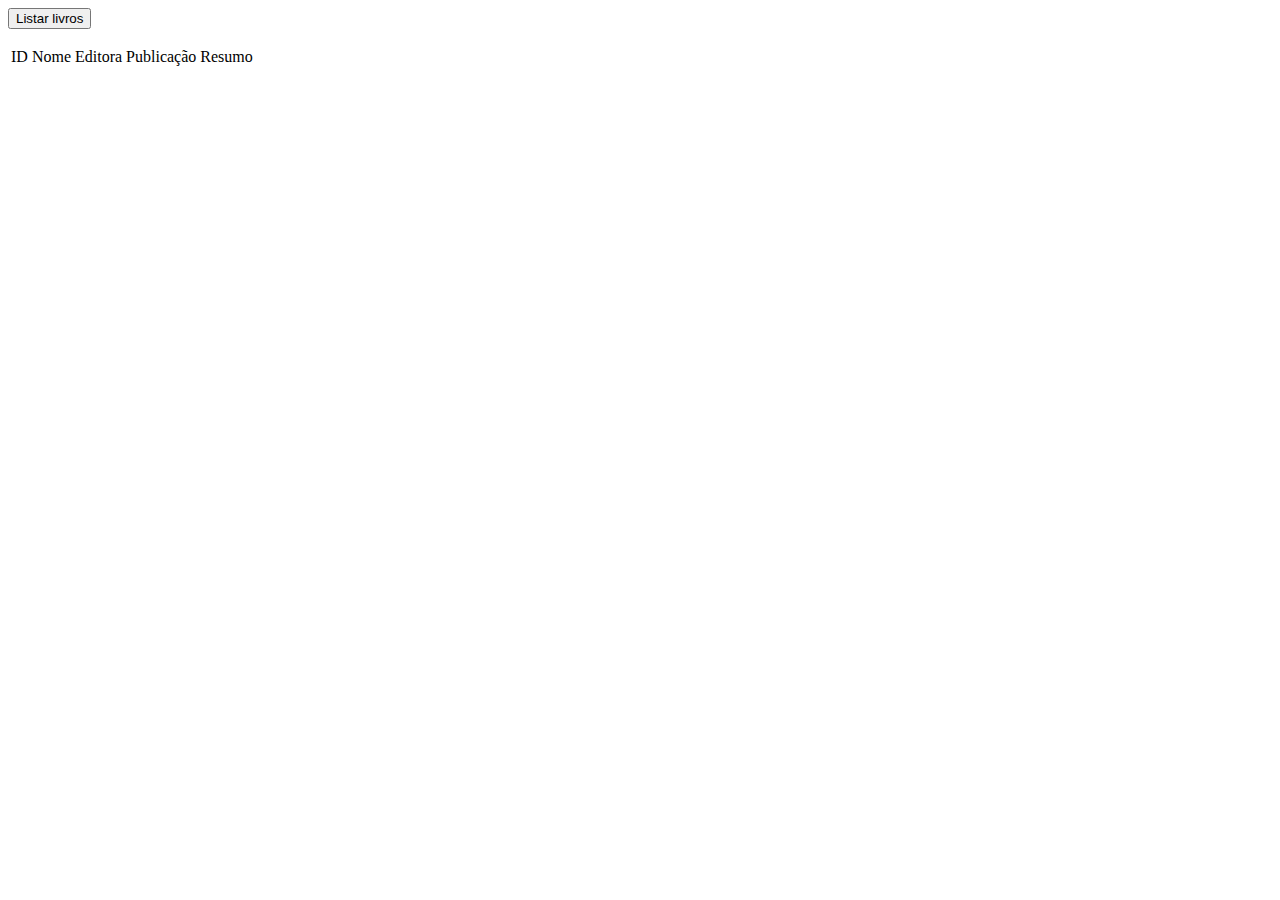
<file: target/classes/index.html>
<!DOCTYPE html>
<html>
<head>
<meta charset="UTF-8">
<title>:: Social Books API</title>


<link rel="stylesheet" href="https://cdn.datatables.net/1.10.11/css/jquery.dataTables.min.css">


</head>
<body>
	<button class="js-load-books">Listar livros</button>
	<p>
		
		<table id="dataTable"  class="js-books-table table table-bordered table-striped">
			<thead>
				<tr>
					<td>ID</td>
					<td>Nome</td>
					<td>Editora</td>
					<td>Publicação</td>
					<td>Resumo</td>
				</tr>
			</thead>
			<tbody class="js-books-table-body"></tbody>
		</table>
	</p>
	<script src="https://code.jquery.com/jquery-2.2.2.min.js"></script>
	<script src="livrosClient.js"></script>
	<script src="https://cdn.datatables.net/1.10.11/js/jquery.dataTables.min.js"></script>
</body>
</html>
</file>
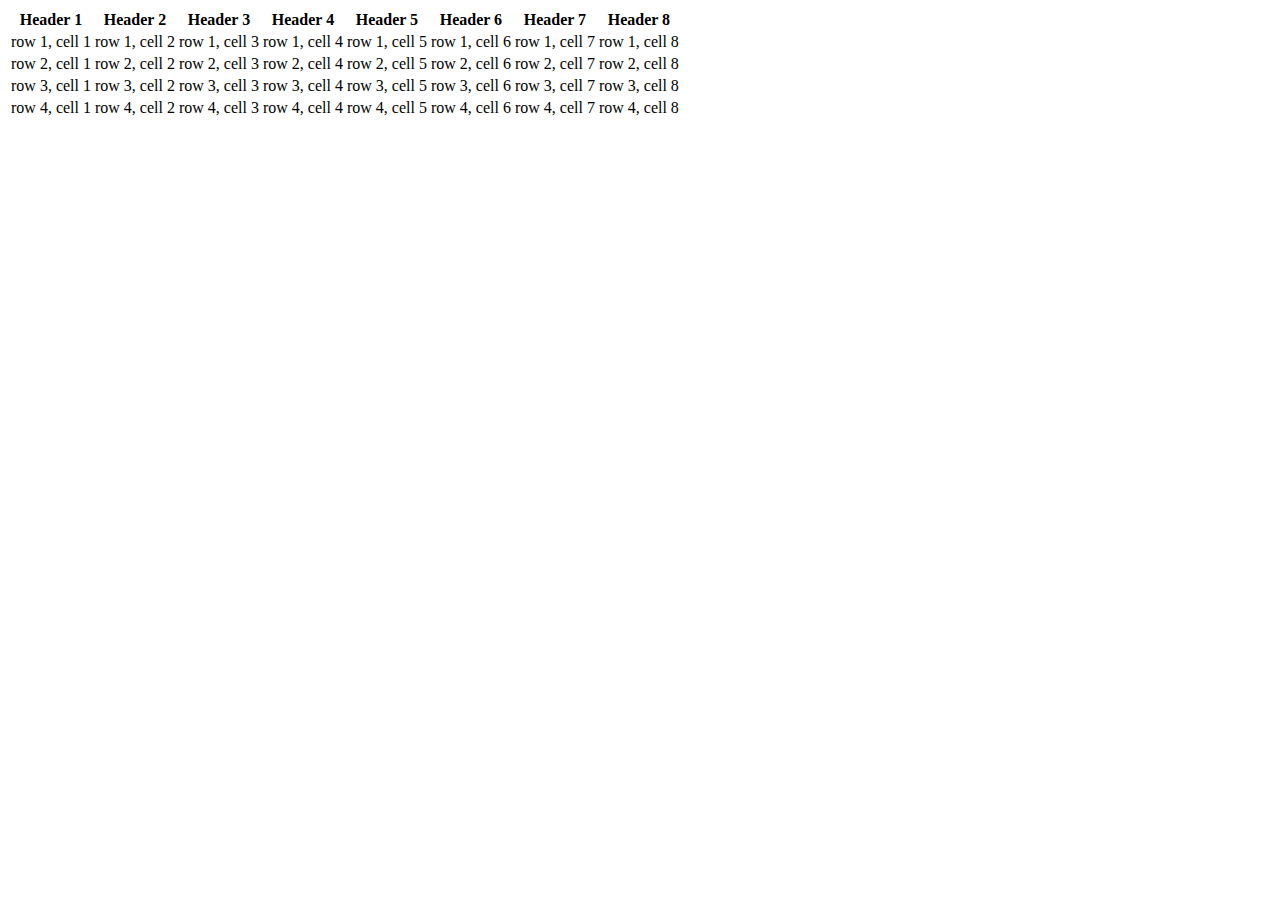
<file: target/classes/public/js/zurb-responsive-tables/index.html>
<!DOCTYPE html>

<!-- paulirish.com/2008/conditional-stylesheets-vs-css-hacks-answer-neither/ -->
<!--[if lt IE 7]> <html class="no-js lt-ie9 lt-ie8 lt-ie7" lang="en"> <![endif]-->
<!--[if IE 7]>    <html class="no-js lt-ie9 lt-ie8" lang="en"> <![endif]-->
<!--[if IE 8]>    <html class="no-js lt-ie9" lang="en"> <![endif]-->
<!--[if gt IE 8]><!--> <html lang="en"> <!--<![endif]-->
<head>
  <meta charset="utf-8" />
  
  <!-- Set the viewport width to device width for mobile -->
  <meta name="viewport" content="width=device-width" />
  
  <title>Responsive Tables by ZURB</title>
  
  <!-- Included CSS Files -->
  <!-- Combine and Compress These CSS Files -->
  <link rel="stylesheet" href="stylesheets/ui.css">
  
  <!-- End Combine and Compress These CSS Files -->
	<link rel="stylesheet" href="responsive-tables.css">
	<script src="javascripts/jquery.min.js"></script>
	<script src="responsive-tables.js"></script>
	
  <!--[if lt IE 9]>
  <link rel="stylesheet" href="stylesheets/ie.css">
  <![endif]-->
  
  
  <!-- IE Fix for HTML5 Tags -->
  <!--[if lt IE 9]>
  <script src="http://html5shiv.googlecode.com/svn/trunk/html5.js"></script>
  <![endif]-->
</head>

<body>
	<!-- container -->
	<div class="container">

		<div class="row">
			
			
				<table class="responsive">
    				
					<tr>
						<th>Header 1</th>
						<th>Header 2</th>
						<th>Header 3</th>
						<th>Header 4</th>
						<th>Header 5</th>
						<th>Header 6</th>
						<th>Header 7</th>
						<th>Header 8</th>
					</tr>
					<tr>
						<td>row 1, cell 1</td>
						<td>row 1, cell 2</td>
						<td>row 1, cell 3</td>
						<td>row 1, cell 4</td>
						<td>row 1, cell 5</td>
						<td>row 1, cell 6</td>
						<td>row 1, cell 7</td>
						<td>row 1, cell 8</td>
					</tr>
					<tr>
						<td>row 2, cell 1</td>
						<td>row 2, cell 2</td>
						<td>row 2, cell 3</td>
						<td>row 2, cell 4</td>
						<td>row 2, cell 5</td>
						<td>row 2, cell 6</td>
						<td>row 2, cell 7</td>
						<td>row 2, cell 8</td>
					</tr>
					<tr>
						<td>row 3, cell 1</td>
						<td>row 3, cell 2</td>
						<td>row 3, cell 3</td>
						<td>row 3, cell 4</td>
						<td>row 3, cell 5</td>
						<td>row 3, cell 6</td>
						<td>row 3, cell 7</td>
						<td>row 3, cell 8</td>
					</tr>
					<tr>
						<td>row 4, cell 1</td>
						<td>row 4, cell 2</td>
						<td>row 4, cell 3</td>
						<td>row 4, cell 4</td>
						<td>row 4, cell 5</td>
						<td>row 4, cell 6</td>
						<td>row 4, cell 7</td>
						<td>row 4, cell 8</td>
					</tr>
    					
        </table>
        
        </div>

	</div>


</body>
</html>
</file>
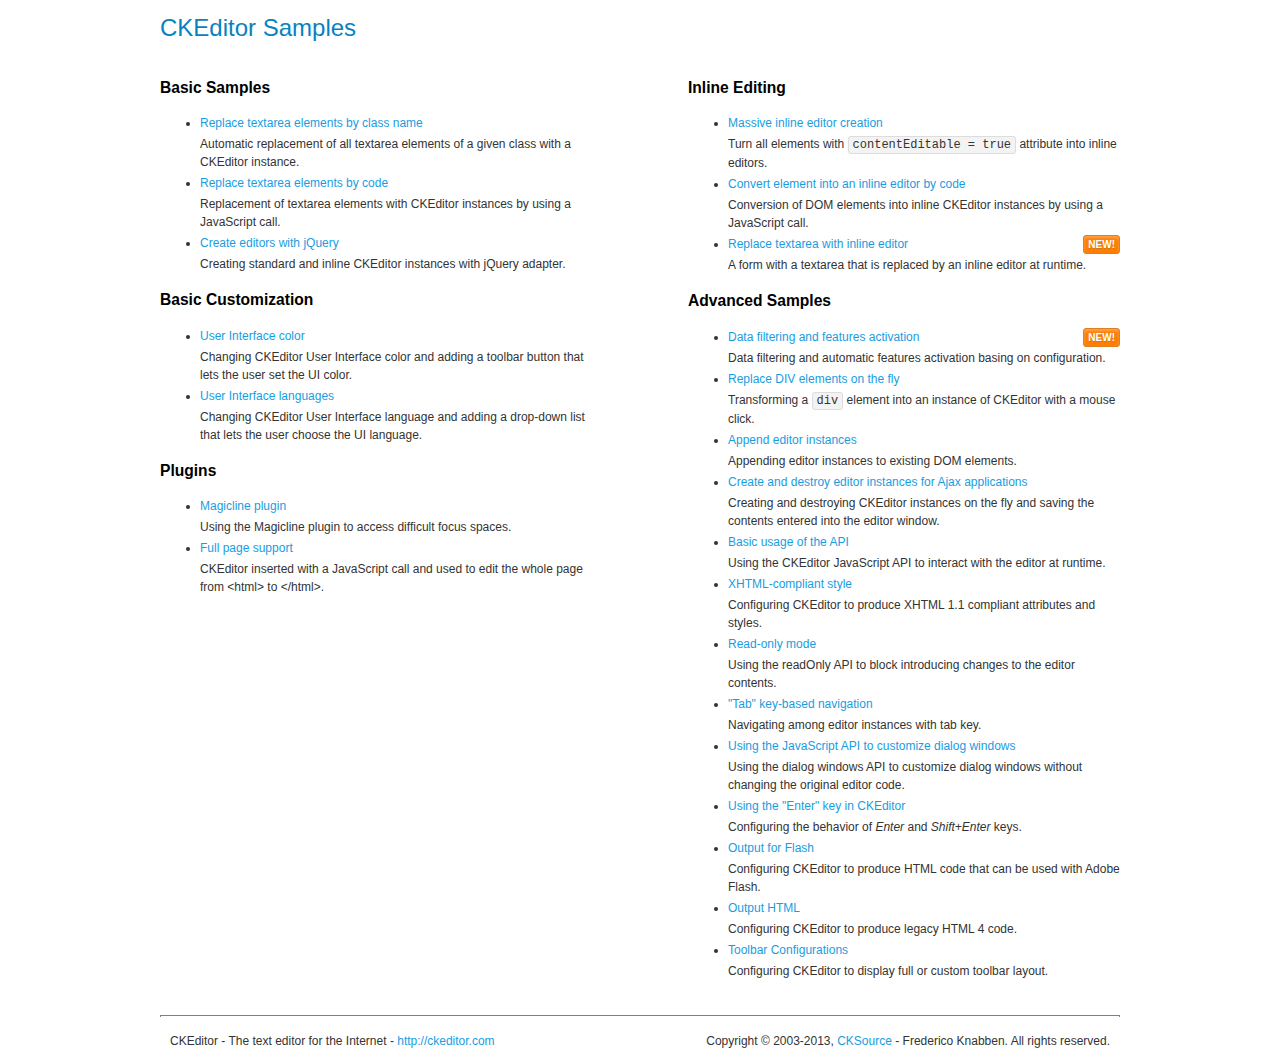
<file: target/classes/public/js/ckeditor/samples/index.html>
<!DOCTYPE html>
<!--
Copyright (c) 2003-2013, CKSource - Frederico Knabben. All rights reserved.
For licensing, see LICENSE.md or http://ckeditor.com/license
-->
<html>
<head>
	<title>CKEditor Samples</title>
	<meta charset="utf-8">
	<link rel="stylesheet" href="sample.css">
</head>
<body>
	<h1 class="samples">
		CKEditor Samples
	</h1>
	<div class="twoColumns">
		<div class="twoColumnsLeft">
			<h2 class="samples">
				Basic Samples
			</h2>
			<dl class="samples">
				<dt><a class="samples" href="replacebyclass.html">Replace textarea elements by class name</a></dt>
				<dd>Automatic replacement of all textarea elements of a given class with a CKEditor instance.</dd>

				<dt><a class="samples" href="replacebycode.html">Replace textarea elements by code</a></dt>
				<dd>Replacement of textarea elements with CKEditor instances by using a JavaScript call.</dd>

				<dt><a class="samples" href="jquery.html">Create editors with jQuery</a></dt>
				<dd>Creating standard and inline CKEditor instances with jQuery adapter.</dd>
			</dl>

			<h2 class="samples">
				Basic Customization
			</h2>
			<dl class="samples">
				<dt><a class="samples" href="uicolor.html">User Interface color</a></dt>
				<dd>Changing CKEditor User Interface color and adding a toolbar button that lets the user set the UI color.</dd>

				<dt><a class="samples" href="uilanguages.html">User Interface languages</a></dt>
				<dd>Changing CKEditor User Interface language and adding a drop-down list that lets the user choose the UI language.</dd>
			</dl>


			<h2 class="samples">Plugins</h2>
<dl class="samples">
<dt><a class="samples" href="plugins/magicline/magicline.html">Magicline plugin</a></dt>
<dd>Using the Magicline plugin to access difficult focus spaces.</dd>

<dt><a class="samples" href="plugins/wysiwygarea/fullpage.html">Full page support</a></dt>
<dd>CKEditor inserted with a JavaScript call and used to edit the whole page from &lt;html&gt; to &lt;/html&gt;.</dd>
</dl>
		</div>
		<div class="twoColumnsRight">
			<h2 class="samples">
				Inline Editing
			</h2>
			<dl class="samples">
				<dt><a class="samples" href="inlineall.html">Massive inline editor creation</a></dt>
				<dd>Turn all elements with <code>contentEditable = true</code> attribute into inline editors.</dd>

				<dt><a class="samples" href="inlinebycode.html">Convert element into an inline editor by code</a></dt>
				<dd>Conversion of DOM elements into inline CKEditor instances by using a JavaScript call.</dd>

				<dt><a class="samples" href="inlinetextarea.html">Replace textarea with inline editor</a> <span class="new">New!</span></dt>
				<dd>A form with a textarea that is replaced by an inline editor at runtime.</dd>

				
			</dl>

			<h2 class="samples">
				Advanced Samples
			</h2>
			<dl class="samples">
				<dt><a class="samples" href="datafiltering.html">Data filtering and features activation</a> <span class="new">New!</span></dt>
				<dd>Data filtering and automatic features activation basing on configuration.</dd>

				<dt><a class="samples" href="divreplace.html">Replace DIV elements on the fly</a></dt>
				<dd>Transforming a <code>div</code> element into an instance of CKEditor with a mouse click.</dd>

				<dt><a class="samples" href="appendto.html">Append editor instances</a></dt>
				<dd>Appending editor instances to existing DOM elements.</dd>

				<dt><a class="samples" href="ajax.html">Create and destroy editor instances for Ajax applications</a></dt>
				<dd>Creating and destroying CKEditor instances on the fly and saving the contents entered into the editor window.</dd>

				<dt><a class="samples" href="api.html">Basic usage of the API</a></dt>
				<dd>Using the CKEditor JavaScript API to interact with the editor at runtime.</dd>

				<dt><a class="samples" href="xhtmlstyle.html">XHTML-compliant style</a></dt>
				<dd>Configuring CKEditor to produce XHTML 1.1 compliant attributes and styles.</dd>

				<dt><a class="samples" href="readonly.html">Read-only mode</a></dt>
				<dd>Using the readOnly API to block introducing changes to the editor contents.</dd>

				<dt><a class="samples" href="tabindex.html">"Tab" key-based navigation</a></dt>
				<dd>Navigating among editor instances with tab key.</dd>


				
<dt><a class="samples" href="plugins/dialog/dialog.html">Using the JavaScript API to customize dialog windows</a></dt>
<dd>Using the dialog windows API to customize dialog windows without changing the original editor code.</dd>

<dt><a class="samples" href="plugins/enterkey/enterkey.html">Using the &quot;Enter&quot; key in CKEditor</a></dt>
<dd>Configuring the behavior of <em>Enter</em> and <em>Shift+Enter</em> keys.</dd>

<dt><a class="samples" href="plugins/htmlwriter/outputforflash.html">Output for Flash</a></dt>
<dd>Configuring CKEditor to produce HTML code that can be used with Adobe Flash.</dd>

<dt><a class="samples" href="plugins/htmlwriter/outputhtml.html">Output HTML</a></dt>
<dd>Configuring CKEditor to produce legacy HTML 4 code.</dd>

<dt><a class="samples" href="plugins/toolbar/toolbar.html">Toolbar Configurations</a></dt>
<dd>Configuring CKEditor to display full or custom toolbar layout.</dd>

			</dl>
		</div>
	</div>
	<div id="footer">
		<hr>
		<p>
			CKEditor - The text editor for the Internet - <a class="samples" href="http://ckeditor.com/">http://ckeditor.com</a>
		</p>
		<p id="copy">
			Copyright &copy; 2003-2013, <a class="samples" href="http://cksource.com/">CKSource</a> - Frederico Knabben. All rights reserved.
		</p>
	</div>
</body>
</html>
</file>
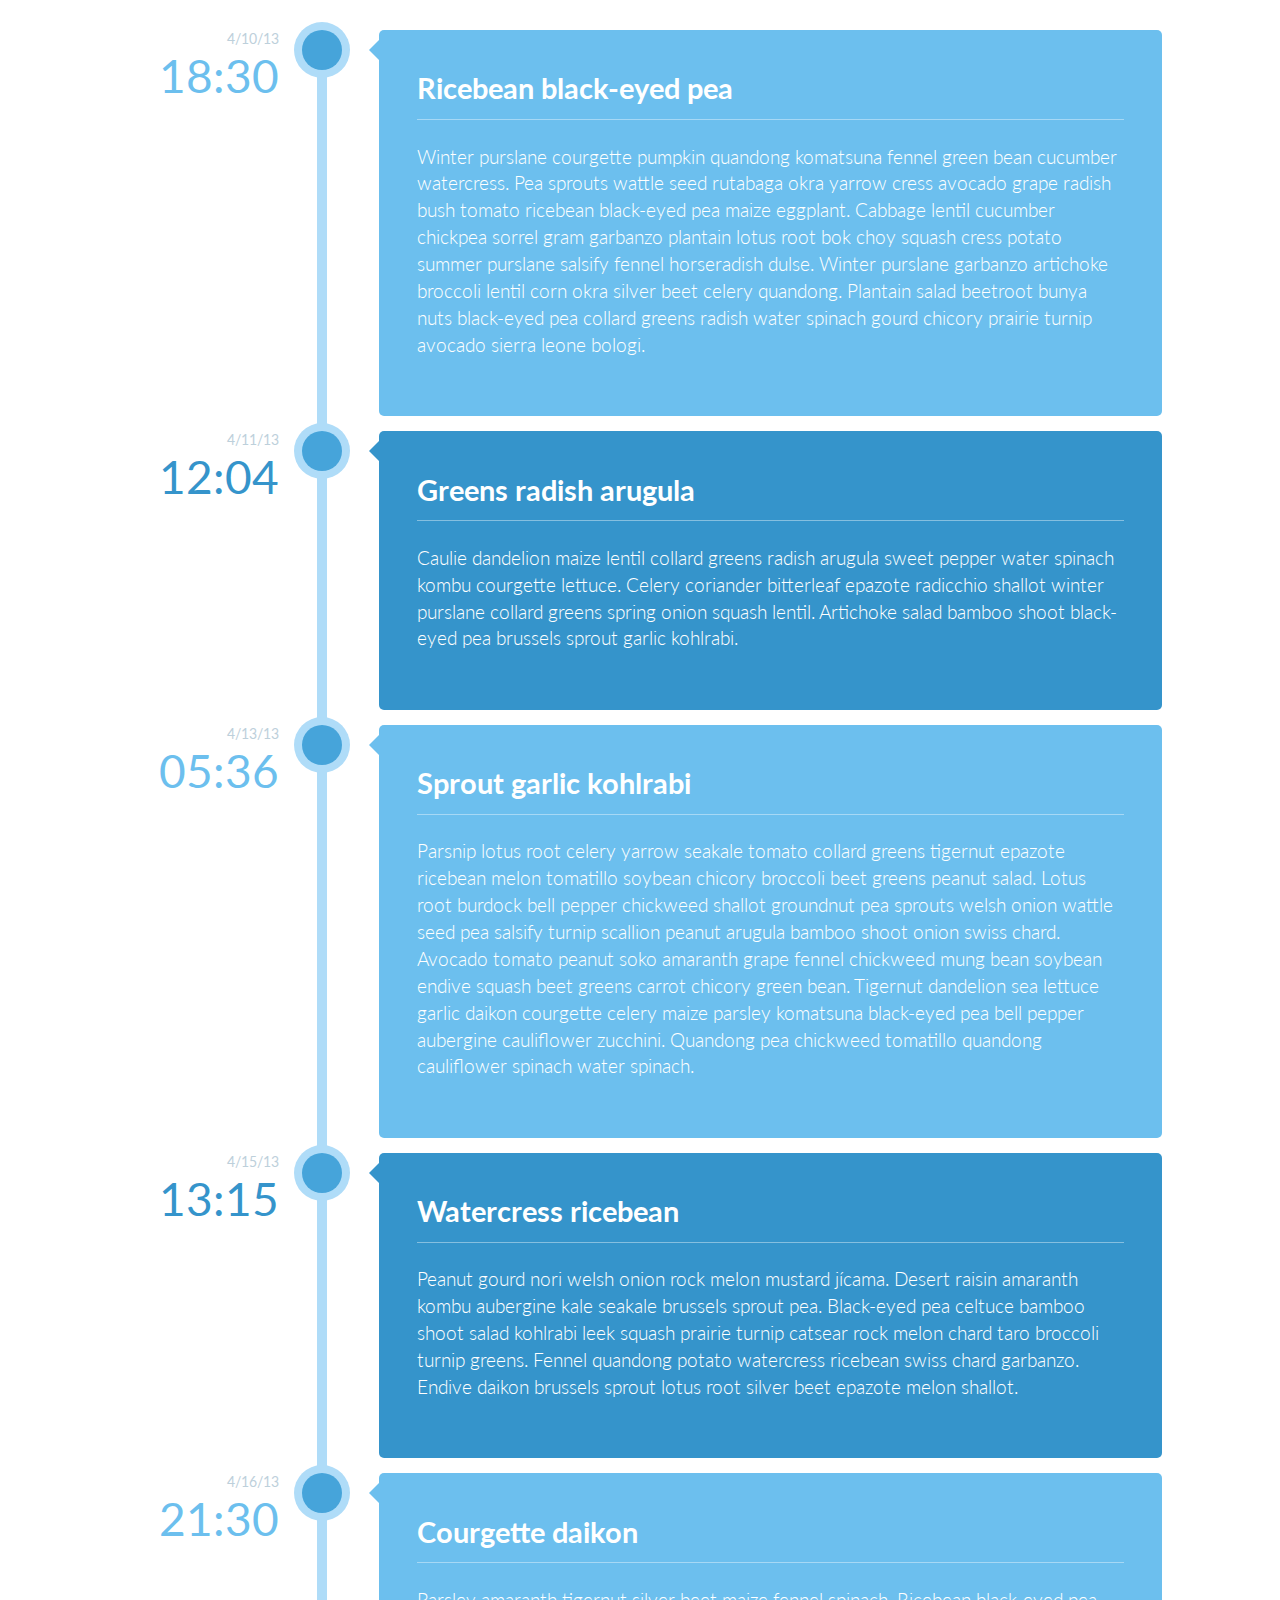
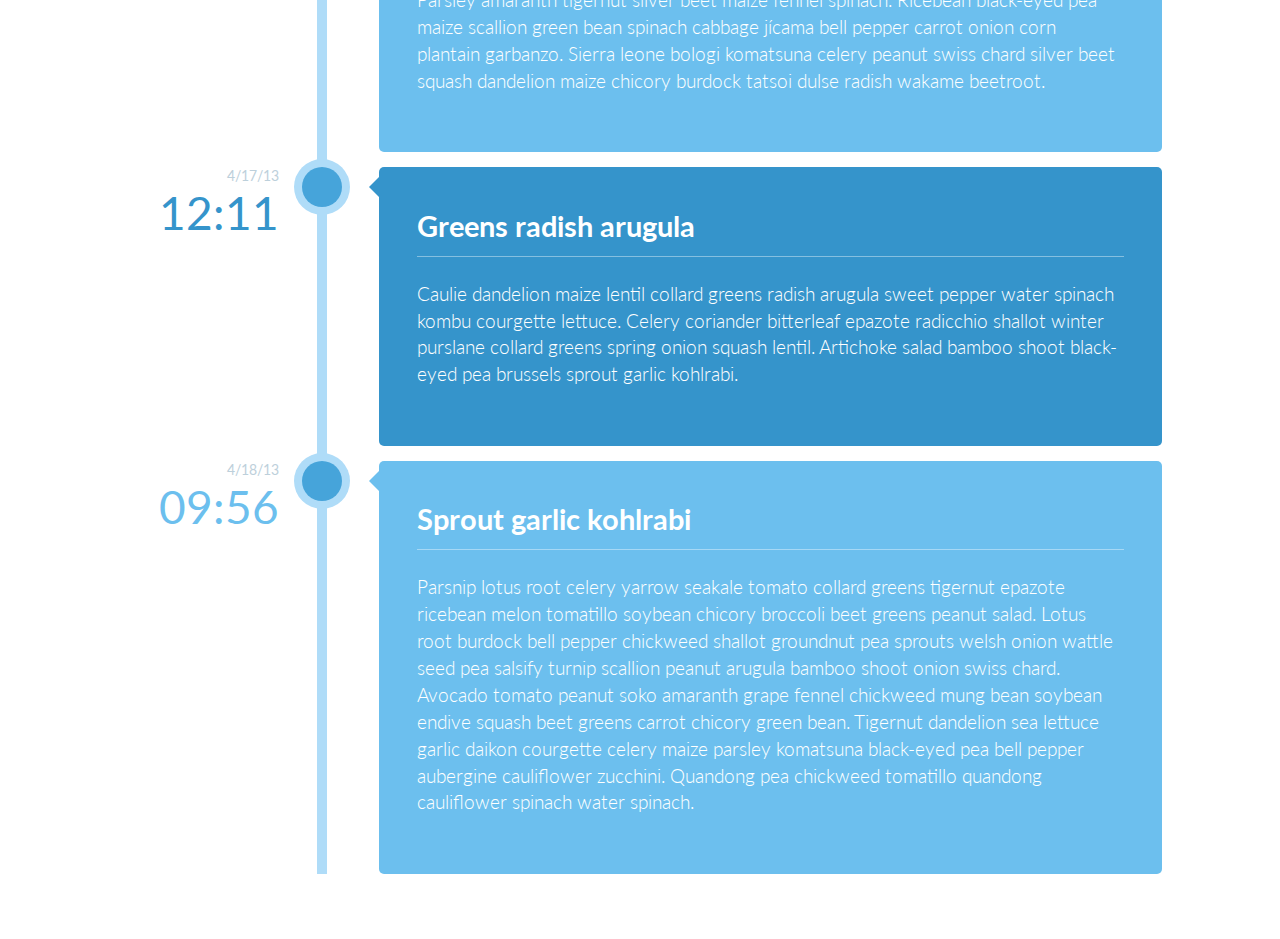
<file: target/classes/public/js/vertical-timeline/-index.html>
<!DOCTYPE html>
<html lang="en" class="no-js">
	<head>
	
		<link rel="stylesheet" type="text/css" href="css/default.css" />
		<link rel="stylesheet" type="text/css" href="css/component.css" />
	</head>
	<body>
		<div class="container">
		
			<div class="main">
				
				<ul class="cbp_tmtimeline">
					<li>
						<time class="cbp_tmtime" datetime="2013-04-10 18:30"><span>4/10/13</span> <span>18:30</span></time>
						<div class="cbp_tmicon cbp_tmicon-phone"></div>
						<div class="cbp_tmlabel">
							<h2>Ricebean black-eyed pea</h2>
							<p>Winter purslane courgette pumpkin quandong komatsuna fennel green bean cucumber watercress. Pea sprouts wattle seed rutabaga okra yarrow cress avocado grape radish bush tomato ricebean black-eyed pea maize eggplant. Cabbage lentil cucumber chickpea sorrel gram garbanzo plantain lotus root bok choy squash cress potato summer purslane salsify fennel horseradish dulse. Winter purslane garbanzo artichoke broccoli lentil corn okra silver beet celery quandong. Plantain salad beetroot bunya nuts black-eyed pea collard greens radish water spinach gourd chicory prairie turnip avocado sierra leone bologi.</p>
						</div>
					</li>
					<li>
						<time class="cbp_tmtime" datetime="2013-04-11T12:04"><span>4/11/13</span> <span>12:04</span></time>
						<div class="cbp_tmicon cbp_tmicon-screen"></div>
						<div class="cbp_tmlabel">
							<h2>Greens radish arugula</h2>
							<p>Caulie dandelion maize lentil collard greens radish arugula sweet pepper water spinach kombu courgette lettuce. Celery coriander bitterleaf epazote radicchio shallot winter purslane collard greens spring onion squash lentil. Artichoke salad bamboo shoot black-eyed pea brussels sprout garlic kohlrabi.</p>
						</div>
					</li>
					<li>
						<time class="cbp_tmtime" datetime="2013-04-13 05:36"><span>4/13/13</span> <span>05:36</span></time>
						<div class="cbp_tmicon cbp_tmicon-mail"></div>
						<div class="cbp_tmlabel">
							<h2>Sprout garlic kohlrabi</h2>
							<p>Parsnip lotus root celery yarrow seakale tomato collard greens tigernut epazote ricebean melon tomatillo soybean chicory broccoli beet greens peanut salad. Lotus root burdock bell pepper chickweed shallot groundnut pea sprouts welsh onion wattle seed pea salsify turnip scallion peanut arugula bamboo shoot onion swiss chard. Avocado tomato peanut soko amaranth grape fennel chickweed mung bean soybean endive squash beet greens carrot chicory green bean. Tigernut dandelion sea lettuce garlic daikon courgette celery maize parsley komatsuna black-eyed pea bell pepper aubergine cauliflower zucchini. Quandong pea chickweed tomatillo quandong cauliflower spinach water spinach.</p>
						</div>
					</li>
					<li>
						<time class="cbp_tmtime" datetime="2013-04-15 13:15"><span>4/15/13</span> <span>13:15</span></time>
						<div class="cbp_tmicon cbp_tmicon-phone"></div>
						<div class="cbp_tmlabel">
							<h2>Watercress ricebean</h2>
							<p>Peanut gourd nori welsh onion rock melon mustard jícama. Desert raisin amaranth kombu aubergine kale seakale brussels sprout pea. Black-eyed pea celtuce bamboo shoot salad kohlrabi leek squash prairie turnip catsear rock melon chard taro broccoli turnip greens. Fennel quandong potato watercress ricebean swiss chard garbanzo. Endive daikon brussels sprout lotus root silver beet epazote melon shallot.</p>
						</div>
					</li>
					<li>
						<time class="cbp_tmtime" datetime="2013-04-16 21:30"><span>4/16/13</span> <span>21:30</span></time>
						<div class="cbp_tmicon cbp_tmicon-earth"></div>
						<div class="cbp_tmlabel">
							<h2>Courgette daikon</h2>
							<p>Parsley amaranth tigernut silver beet maize fennel spinach. Ricebean black-eyed pea maize scallion green bean spinach cabbage jícama bell pepper carrot onion corn plantain garbanzo. Sierra leone bologi komatsuna celery peanut swiss chard silver beet squash dandelion maize chicory burdock tatsoi dulse radish wakame beetroot.</p>
						</div>
					</li>
					<li>
						<time class="cbp_tmtime" datetime="2013-04-17 12:11"><span>4/17/13</span> <span>12:11</span></time>
						<div class="cbp_tmicon cbp_tmicon-screen"></div>
						<div class="cbp_tmlabel">
							<h2>Greens radish arugula</h2>
							<p>Caulie dandelion maize lentil collard greens radish arugula sweet pepper water spinach kombu courgette lettuce. Celery coriander bitterleaf epazote radicchio shallot winter purslane collard greens spring onion squash lentil. Artichoke salad bamboo shoot black-eyed pea brussels sprout garlic kohlrabi.</p>
						</div>
					</li>
					<li>
						<time class="cbp_tmtime" datetime="2013-04-18 09:56"><span>4/18/13</span> <span>09:56</span></time>
						<div class="cbp_tmicon cbp_tmicon-phone"></div>
						<div class="cbp_tmlabel">
							<h2>Sprout garlic kohlrabi</h2>
							<p>Parsnip lotus root celery yarrow seakale tomato collard greens tigernut epazote ricebean melon tomatillo soybean chicory broccoli beet greens peanut salad. Lotus root burdock bell pepper chickweed shallot groundnut pea sprouts welsh onion wattle seed pea salsify turnip scallion peanut arugula bamboo shoot onion swiss chard. Avocado tomato peanut soko amaranth grape fennel chickweed mung bean soybean endive squash beet greens carrot chicory green bean. Tigernut dandelion sea lettuce garlic daikon courgette celery maize parsley komatsuna black-eyed pea bell pepper aubergine cauliflower zucchini. Quandong pea chickweed tomatillo quandong cauliflower spinach water spinach.</p>
						</div>
					</li>
				</ul>
				
			</div>
		</div>
	</body>
</html>
</file>
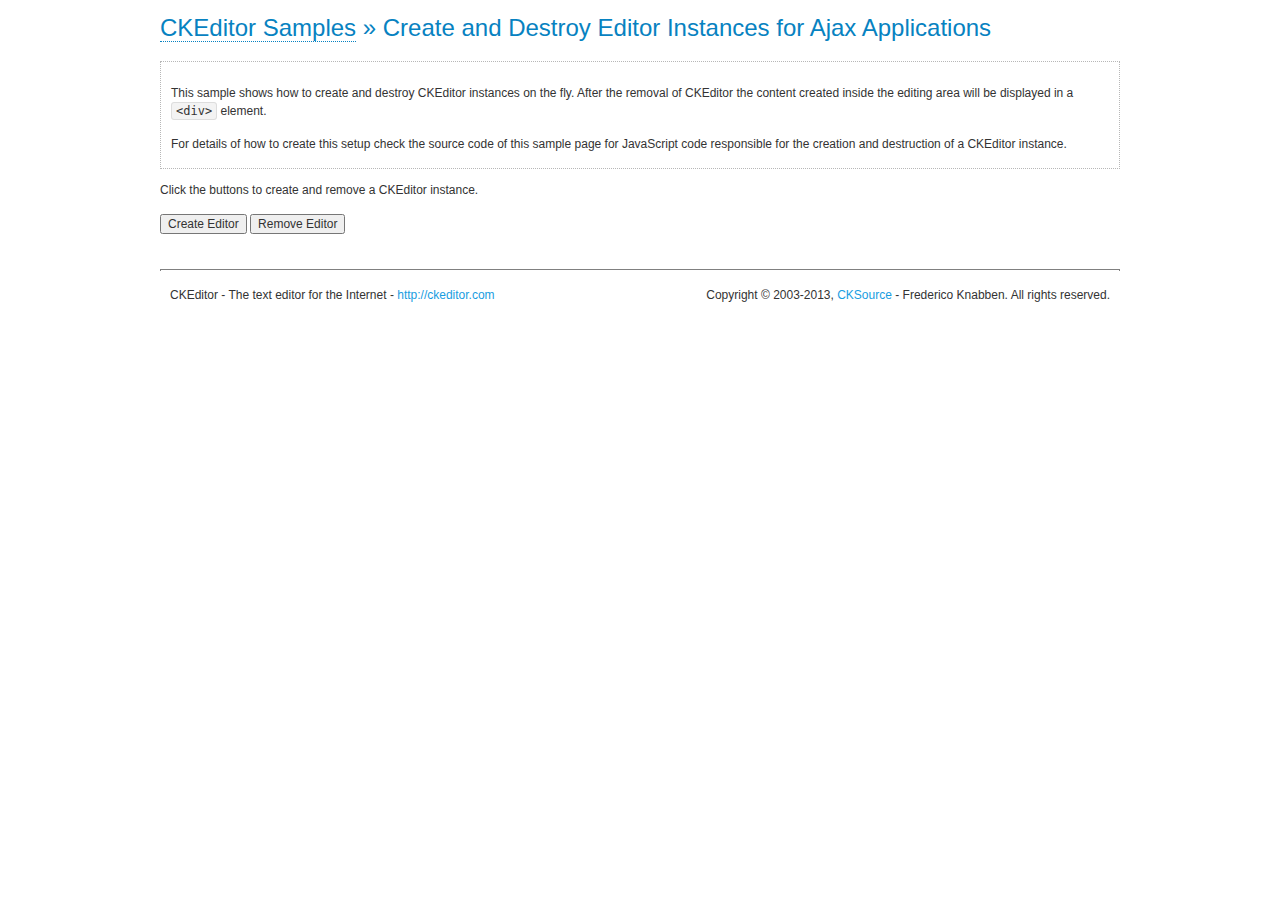
<file: target/classes/public/js/ckeditor/samples/ajax.html>
<!DOCTYPE html>
<!--
Copyright (c) 2003-2013, CKSource - Frederico Knabben. All rights reserved.
For licensing, see LICENSE.md or http://ckeditor.com/license
-->
<html>
<head>
	<title>Ajax &mdash; CKEditor Sample</title>
	<meta charset="utf-8">
	<script src="../ckeditor.js"></script>
	<link rel="stylesheet" href="sample.css">
	<script>

		var editor, html = '';

		function createEditor() {
			if ( editor )
				return;

			// Create a new editor inside the <div id="editor">, setting its value to html
			var config = {};
			editor = CKEDITOR.appendTo( 'editor', config, html );
		}

		function removeEditor() {
			if ( !editor )
				return;

			// Retrieve the editor contents. In an Ajax application, this data would be
			// sent to the server or used in any other way.
			document.getElementById( 'editorcontents' ).innerHTML = html = editor.getData();
			document.getElementById( 'contents' ).style.display = '';

			// Destroy the editor.
			editor.destroy();
			editor = null;
		}

	</script>
</head>
<body>
	<h1 class="samples">
		<a href="index.html">CKEditor Samples</a> &raquo; Create and Destroy Editor Instances for Ajax Applications
	</h1>
	<div class="description">
		<p>
			This sample shows how to create and destroy CKEditor instances on the fly. After the removal of CKEditor the content created inside the editing
			area will be displayed in a <code>&lt;div&gt;</code> element.
		</p>
		<p>
			For details of how to create this setup check the source code of this sample page
			for JavaScript code responsible for the creation and destruction of a CKEditor instance.
		</p>
	</div>
	<p>Click the buttons to create and remove a CKEditor instance.</p>
	<p>
		<input onclick="createEditor();" type="button" value="Create Editor">
		<input onclick="removeEditor();" type="button" value="Remove Editor">
	</p>
	<!-- This div will hold the editor. -->
	<div id="editor">
	</div>
	<div id="contents" style="display: none">
		<p>
			Edited Contents:
		</p>
		<!-- This div will be used to display the editor contents. -->
		<div id="editorcontents">
		</div>
	</div>
	<div id="footer">
		<hr>
		<p>
			CKEditor - The text editor for the Internet - <a class="samples" href="http://ckeditor.com/">http://ckeditor.com</a>
		</p>
		<p id="copy">
			Copyright &copy; 2003-2013, <a class="samples" href="http://cksource.com/">CKSource</a> - Frederico
			Knabben. All rights reserved.
		</p>
	</div>
</body>
</html>
</file>
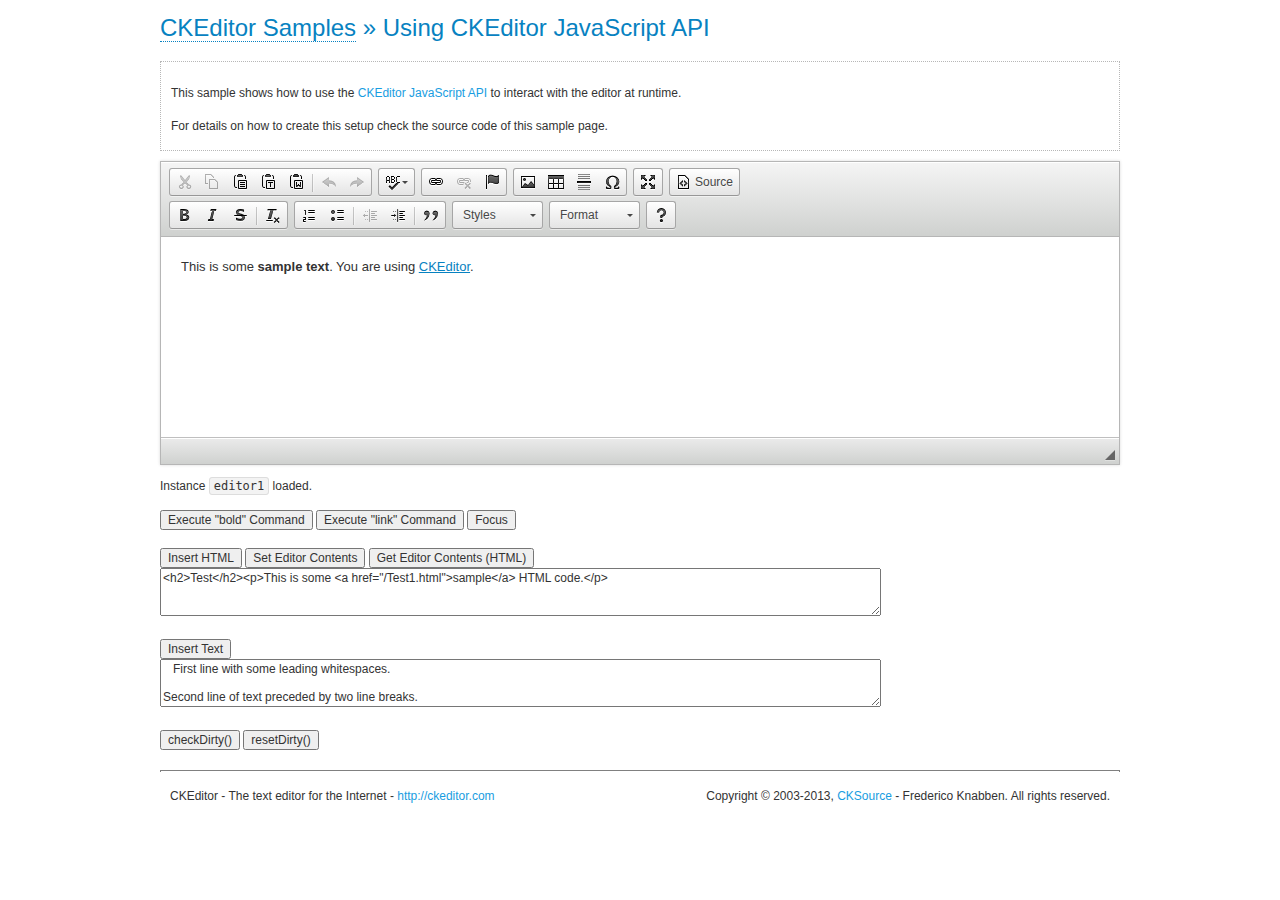
<file: target/classes/public/js/ckeditor/samples/api.html>
<!DOCTYPE html>
<!--
Copyright (c) 2003-2013, CKSource - Frederico Knabben. All rights reserved.
For licensing, see LICENSE.md or http://ckeditor.com/license
-->
<html>
<head>
	<meta charset="utf-8">
	<title>API Usage &mdash; CKEditor Sample</title>
	<script src="../ckeditor.js"></script>
	<link href="sample.css" rel="stylesheet">
	<script>

// The instanceReady event is fired, when an instance of CKEditor has finished
// its initialization.
CKEDITOR.on( 'instanceReady', function( ev ) {
	// Show the editor name and description in the browser status bar.
	document.getElementById( 'eMessage' ).innerHTML = 'Instance <code>' + ev.editor.name + '<\/code> loaded.';

	// Show this sample buttons.
	document.getElementById( 'eButtons' ).style.display = 'block';
});

function InsertHTML() {
	// Get the editor instance that we want to interact with.
	var editor = CKEDITOR.instances.editor1;
	var value = document.getElementById( 'htmlArea' ).value;

	// Check the active editing mode.
	if ( editor.mode == 'wysiwyg' )
	{
		// Insert HTML code.
		// http://docs.ckeditor.com/#!/api/CKEDITOR.editor-method-insertHtml
		editor.insertHtml( value );
	}
	else
		alert( 'You must be in WYSIWYG mode!' );
}

function InsertText() {
	// Get the editor instance that we want to interact with.
	var editor = CKEDITOR.instances.editor1;
	var value = document.getElementById( 'txtArea' ).value;

	// Check the active editing mode.
	if ( editor.mode == 'wysiwyg' )
	{
		// Insert as plain text.
		// http://docs.ckeditor.com/#!/api/CKEDITOR.editor-method-insertText
		editor.insertText( value );
	}
	else
		alert( 'You must be in WYSIWYG mode!' );
}

function SetContents() {
	// Get the editor instance that we want to interact with.
	var editor = CKEDITOR.instances.editor1;
	var value = document.getElementById( 'htmlArea' ).value;

	// Set editor contents (replace current contents).
	// http://docs.ckeditor.com/#!/api/CKEDITOR.editor-method-setData
	editor.setData( value );
}

function GetContents() {
	// Get the editor instance that you want to interact with.
	var editor = CKEDITOR.instances.editor1;

	// Get editor contents
	// http://docs.ckeditor.com/#!/api/CKEDITOR.editor-method-getData
	alert( editor.getData() );
}

function ExecuteCommand( commandName ) {
	// Get the editor instance that we want to interact with.
	var editor = CKEDITOR.instances.editor1;

	// Check the active editing mode.
	if ( editor.mode == 'wysiwyg' )
	{
		// Execute the command.
		// http://docs.ckeditor.com/#!/api/CKEDITOR.editor-method-execCommand
		editor.execCommand( commandName );
	}
	else
		alert( 'You must be in WYSIWYG mode!' );
}

function CheckDirty() {
	// Get the editor instance that we want to interact with.
	var editor = CKEDITOR.instances.editor1;
	// Checks whether the current editor contents present changes when compared
	// to the contents loaded into the editor at startup
	// http://docs.ckeditor.com/#!/api/CKEDITOR.editor-method-checkDirty
	alert( editor.checkDirty() );
}

function ResetDirty() {
	// Get the editor instance that we want to interact with.
	var editor = CKEDITOR.instances.editor1;
	// Resets the "dirty state" of the editor (see CheckDirty())
	// http://docs.ckeditor.com/#!/api/CKEDITOR.editor-method-resetDirty
	editor.resetDirty();
	alert( 'The "IsDirty" status has been reset' );
}

function Focus() {
	CKEDITOR.instances.editor1.focus();
}

function onFocus() {
	document.getElementById( 'eMessage' ).innerHTML = '<b>' + this.name + ' is focused </b>';
}

function onBlur() {
	document.getElementById( 'eMessage' ).innerHTML = this.name + ' lost focus';
}

	</script>

</head>
<body>
	<h1 class="samples">
		<a href="index.html">CKEditor Samples</a> &raquo; Using CKEditor JavaScript API
	</h1>
	<div class="description">
	<p>
		This sample shows how to use the
		<a class="samples" href="http://docs.ckeditor.com/#!/api/CKEDITOR.editor">CKEditor JavaScript API</a>
		to interact with the editor at runtime.
	</p>
	<p>
		For details on how to create this setup check the source code of this sample page.
	</p>
	</div>

	<!-- This <div> holds alert messages to be display in the sample page. -->
	<div id="alerts">
		<noscript>
			<p>
				<strong>CKEditor requires JavaScript to run</strong>. In a browser with no JavaScript
				support, like yours, you should still see the contents (HTML data) and you should
				be able to edit it normally, without a rich editor interface.
			</p>
		</noscript>
	</div>
	<form action="../../../samples/sample_posteddata.php" method="post">
		<textarea cols="100" id="editor1" name="editor1" rows="10">&lt;p&gt;This is some &lt;strong&gt;sample text&lt;/strong&gt;. You are using &lt;a href="http://ckeditor.com/"&gt;CKEditor&lt;/a&gt;.&lt;/p&gt;</textarea>

		<script>
			// Replace the <textarea id="editor1"> with an CKEditor instance.
			CKEDITOR.replace( 'editor1', {
				on: {
					focus: onFocus,
					blur: onBlur,

					// Check for availability of corresponding plugins.
					pluginsLoaded: function( evt ) {
						var doc = CKEDITOR.document, ed = evt.editor;
						if ( !ed.getCommand( 'bold' ) )
							doc.getById( 'exec-bold' ).hide();
						if ( !ed.getCommand( 'link' ) )
							doc.getById( 'exec-link' ).hide();
					}
				}
			});
		</script>

		<p id="eMessage">
		</p>

		<div id="eButtons" style="display: none">
			<input id="exec-bold" onclick="ExecuteCommand('bold');" type="button" value="Execute &quot;bold&quot; Command">
			<input id="exec-link" onclick="ExecuteCommand('link');" type="button" value="Execute &quot;link&quot; Command">
			<input onclick="Focus();" type="button" value="Focus">
			<br><br>
			<input onclick="InsertHTML();" type="button" value="Insert HTML">
			<input onclick="SetContents();" type="button" value="Set Editor Contents">
			<input onclick="GetContents();" type="button" value="Get Editor Contents (HTML)">
			<br>
			<textarea cols="100" id="htmlArea" rows="3">&lt;h2&gt;Test&lt;/h2&gt;&lt;p&gt;This is some &lt;a href="/Test1.html"&gt;sample&lt;/a&gt; HTML code.&lt;/p&gt;</textarea>
			<br>
			<br>
			<input onclick="InsertText();" type="button" value="Insert Text">
			<br>
			<textarea cols="100" id="txtArea" rows="3">   First line with some leading whitespaces.

Second line of text preceded by two line breaks.</textarea>
			<br>
			<br>
			<input onclick="CheckDirty();" type="button" value="checkDirty()">
			<input onclick="ResetDirty();" type="button" value="resetDirty()">
		</div>
	</form>
	<div id="footer">
		<hr>
		<p>
			CKEditor - The text editor for the Internet - <a class="samples" href="http://ckeditor.com/">http://ckeditor.com</a>
		</p>
		<p id="copy">
			Copyright &copy; 2003-2013, <a class="samples" href="http://cksource.com/">CKSource</a> - Frederico
			Knabben. All rights reserved.
		</p>
	</div>
</body>
</html>
</file>
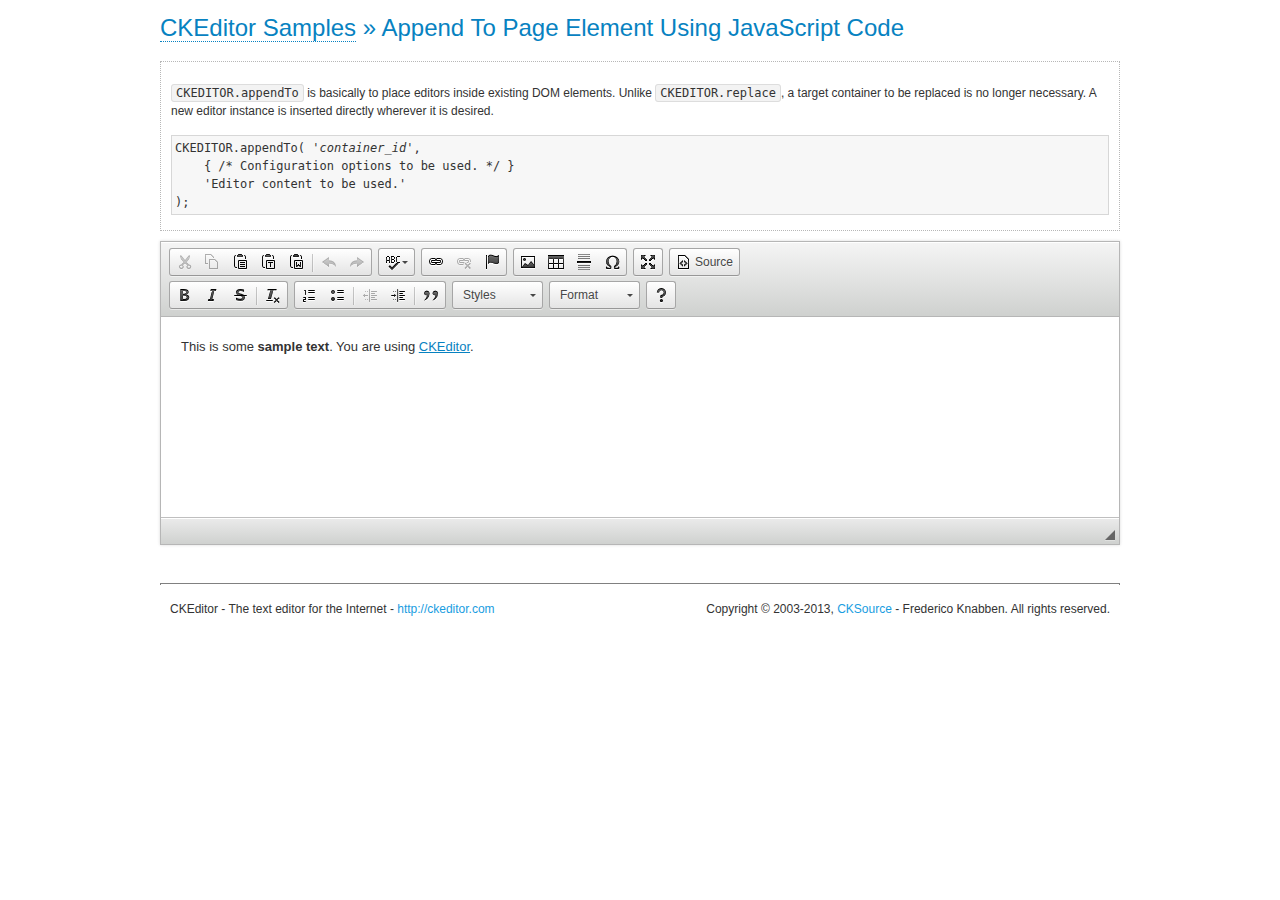
<file: target/classes/public/js/ckeditor/samples/appendto.html>
<!DOCTYPE html>
<!--
Copyright (c) 2003-2013, CKSource - Frederico Knabben. All rights reserved.
For licensing, see LICENSE.md or http://ckeditor.com/license
-->
<html>
<head>
	<title>CKEDITOR.appendTo &mdash; CKEditor Sample</title>
	<meta charset="utf-8">
	<script src="../ckeditor.js"></script>
	<link rel="stylesheet" href="sample.css">
</head>
<body>
	<h1 class="samples">
		<a href="index.html">CKEditor Samples</a> &raquo; Append To Page Element Using JavaScript Code
	</h1>
	<div id="section1">
		<div class="description">
			<p>
				<code>CKEDITOR.appendTo</code> is basically to place editors
				inside existing DOM elements. Unlike <code>CKEDITOR.replace</code>,
				a target container to be replaced is no longer necessary. A new editor
				instance is inserted directly wherever it is desired.
			</p>
<pre class="samples">CKEDITOR.appendTo( '<em>container_id</em>',
	{ /* Configuration options to be used. */ }
	'Editor content to be used.'
);</pre>
		</div>
		<script>

			// This call can be placed at any point after the
			// <textarea>, or inside a <head><script> in a
			// window.onload event handler.

			// Replace the <textarea id="editor"> with an CKEditor
			// instance, using default configurations.
			CKEDITOR.appendTo( 'section1',
				null,
				'<p>This is some <strong>sample text</strong>. You are using <a href="http://ckeditor.com/">CKEditor</a>.</p>'
			);

		</script>
	</div>
	<br>
	<div id="footer">
		<hr>
		<p>
			CKEditor - The text editor for the Internet - <a class="samples" href="http://ckeditor.com/">http://ckeditor.com</a>
		</p>
		<p id="copy">
			Copyright &copy; 2003-2013, <a class="samples" href="http://cksource.com/">CKSource</a> - Frederico
			Knabben. All rights reserved.
		</p>
	</div>
</body>
</html>
</file>
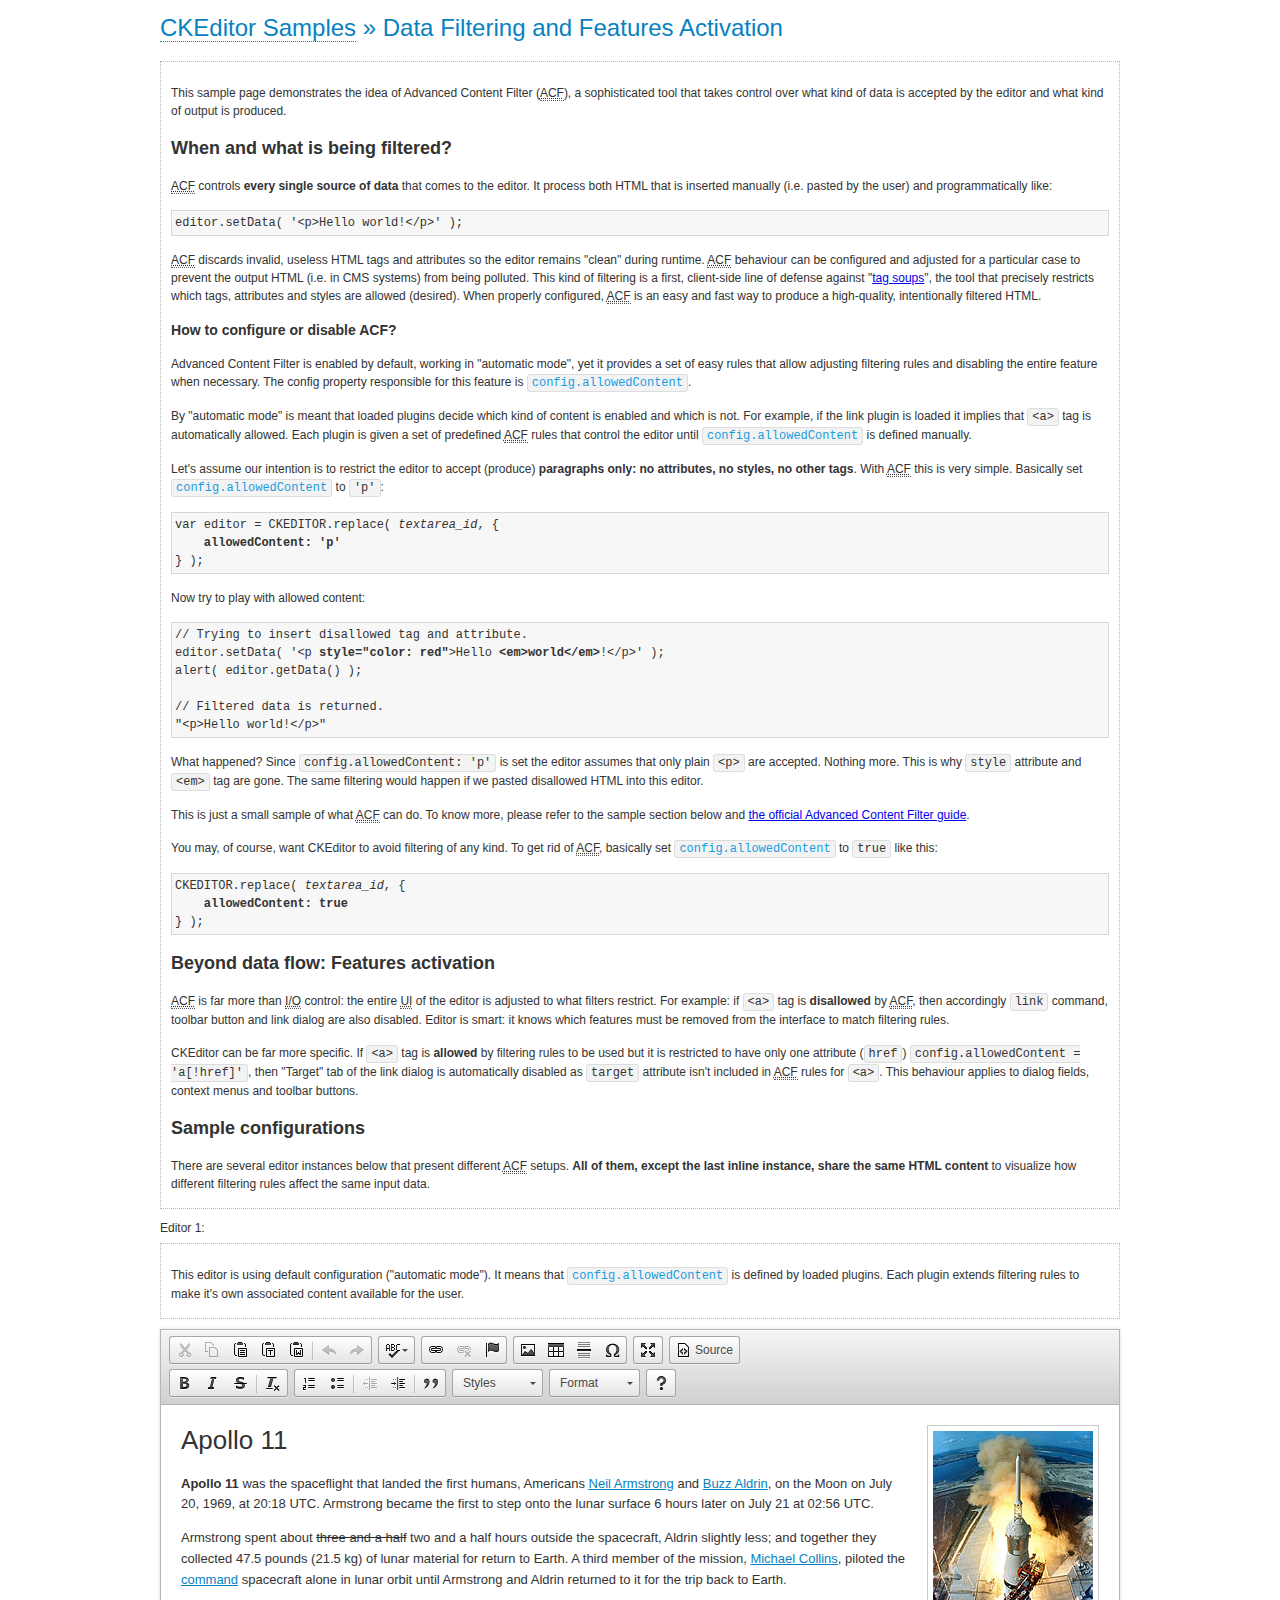
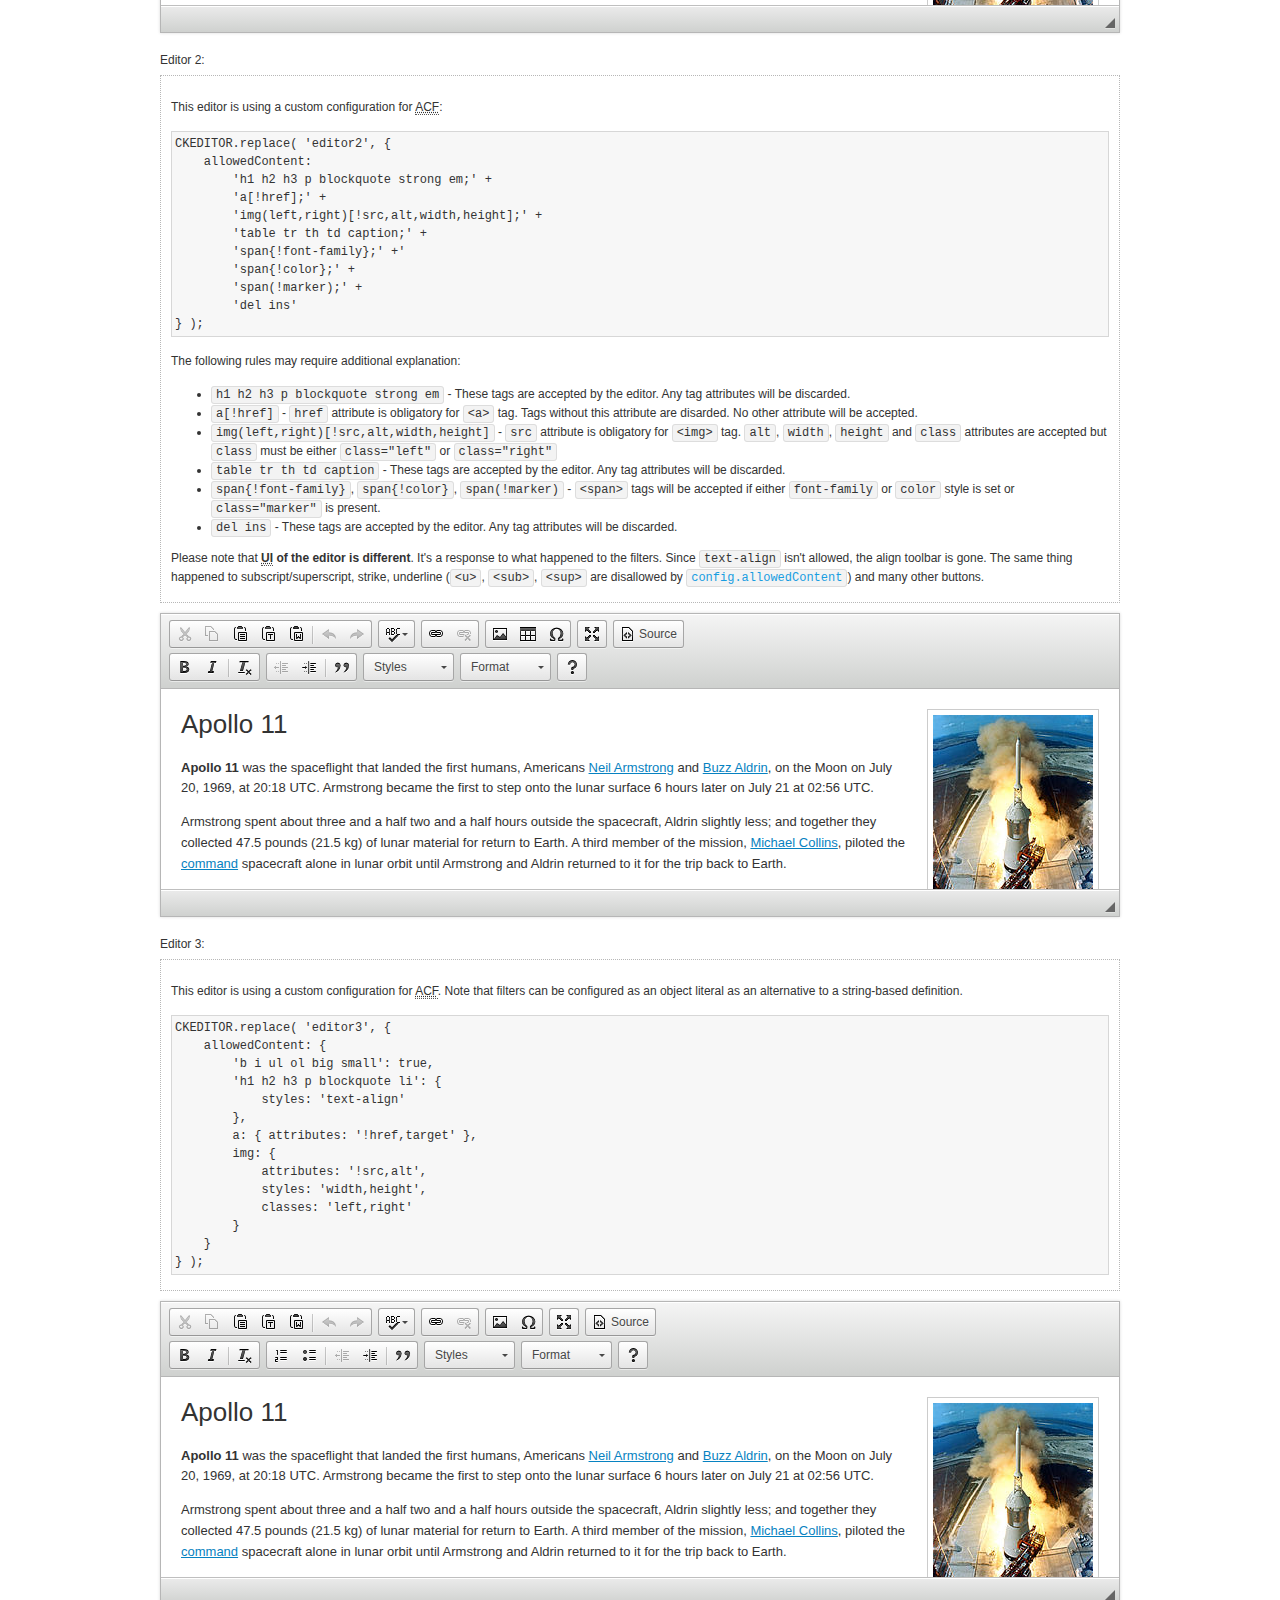
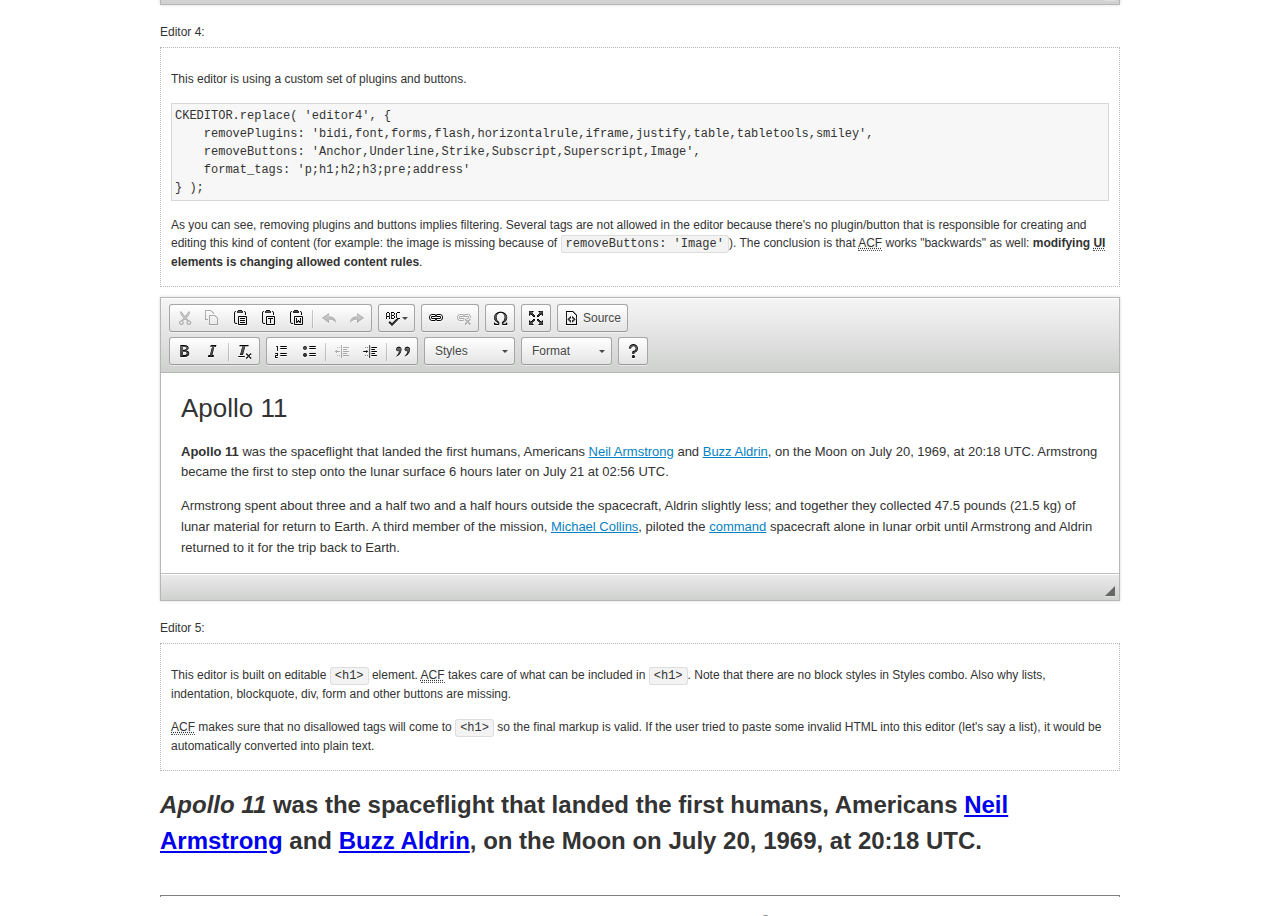
<file: target/classes/public/js/ckeditor/samples/datafiltering.html>
<!DOCTYPE html>
<!--
Copyright (c) 2003-2013, CKSource - Frederico Knabben. All rights reserved.
For licensing, see LICENSE.md or http://ckeditor.com/license
-->
<html>
<head>
	<title>Data Filtering &mdash; CKEditor Sample</title>
	<meta charset="utf-8">
	<script src="../ckeditor.js"></script>
	<link rel="stylesheet" href="sample.css">
	<script>
		// Remove advanced tabs for all editors.
		CKEDITOR.config.removeDialogTabs = 'image:advanced;link:advanced;flash:advanced;creatediv:advanced;editdiv:advanced';
	</script>
</head>
<body>
	<h1 class="samples">
		<a href="index.html">CKEditor Samples</a> &raquo; Data Filtering and Features Activation
	</h1>
	<div class="description">
		<p>
			This sample page demonstrates the idea of Advanced Content Filter
			(<abbr title="Advanced Content Filter">ACF</abbr>), a sophisticated
			tool that takes control over what kind of data is accepted by the editor and what
			kind of output is produced.
		</p>
		<h2>When and what is being filtered?</h2>
		<p>
			<abbr title="Advanced Content Filter">ACF</abbr> controls
			<strong>every single source of data</strong> that comes to the editor.
			It process both HTML that is inserted manually (i.e. pasted by the user)
			and programmatically like:
		</p>
<pre class="samples">
editor.setData( '&lt;p&gt;Hello world!&lt;/p&gt;' );
</pre>
		<p>
			<abbr title="Advanced Content Filter">ACF</abbr> discards invalid,
			useless HTML tags and attributes so the editor remains "clean" during
			runtime. <abbr title="Advanced Content Filter">ACF</abbr> behaviour
			can be configured and adjusted for a particular case to prevent the
			output HTML (i.e. in CMS systems) from being polluted.

			This kind of filtering is a first, client-side line of defense
			against "<a href="http://en.wikipedia.org/wiki/Tag_soup">tag soups</a>",
			the tool that precisely restricts which tags, attributes and styles
			are allowed (desired). When properly configured, <abbr title="Advanced Content Filter">ACF</abbr>
			is an easy and fast way to produce a high-quality, intentionally filtered HTML.
		</p>

		<h3>How to configure or disable ACF?</h3>
		<p>
			Advanced Content Filter is enabled by default, working in "automatic mode", yet
			it provides a set of easy rules that allow adjusting filtering rules
			and disabling the entire feature when necessary. The config property
			responsible for this feature is <code><a class="samples"
			href="http://docs.ckeditor.com/#!/api/CKEDITOR.config-cfg-allowedContent">config.allowedContent</a></code>.
		</p>
		<p>
			By "automatic mode" is meant that loaded plugins decide which kind
			of content is enabled and which is not. For example, if the link
			plugin is loaded it implies that <code>&lt;a&gt;</code> tag is
			automatically allowed. Each plugin is given a set
			of predefined <abbr title="Advanced Content Filter">ACF</abbr> rules
			that control the editor until <code><a class="samples"
			href="http://docs.ckeditor.com/#!/api/CKEDITOR.config-cfg-allowedContent">
			config.allowedContent</a></code>
			is defined manually.
		</p>
		<p>
			Let's assume our intention is to restrict the editor to accept (produce) <strong>paragraphs
			only: no attributes, no styles, no other tags</strong>.
			With <abbr title="Advanced Content Filter">ACF</abbr>
			this is very simple. Basically set <code><a class="samples"
			href="http://docs.ckeditor.com/#!/api/CKEDITOR.config-cfg-allowedContent">
			config.allowedContent</a></code> to <code>'p'</code>:
		</p>
<pre class="samples">
var editor = CKEDITOR.replace( <em>textarea_id</em>, {
	<strong>allowedContent: 'p'</strong>
} );
</pre>
		<p>
			Now try to play with allowed content:
		</p>
<pre class="samples">
// Trying to insert disallowed tag and attribute.
editor.setData( '&lt;p <strong>style="color: red"</strong>&gt;Hello <strong>&lt;em&gt;world&lt;/em&gt;</strong>!&lt;/p&gt;' );
alert( editor.getData() );

// Filtered data is returned.
"&lt;p&gt;Hello world!&lt;/p&gt;"
</pre>
		<p>
			What happened? Since <code>config.allowedContent: 'p'</code> is set the editor assumes
			that only plain <code>&lt;p&gt;</code> are accepted. Nothing more. This is why
			<code>style</code> attribute and <code>&lt;em&gt;</code> tag are gone. The same
			filtering would happen if we pasted disallowed HTML into this editor.
		</p>
		<p>
			This is just a small sample of what <abbr title="Advanced Content Filter">ACF</abbr>
			can do. To know more, please refer to the sample section below and
			<a href="http://docs.ckeditor.com/#!/guide/dev_advanced_content_filter">the official Advanced Content Filter guide</a>.
		</p>
		<p>
			You may, of course, want CKEditor to avoid filtering of any kind.
			To get rid of <abbr title="Advanced Content Filter">ACF</abbr>,
			basically set <code><a class="samples"
			href="http://docs.ckeditor.com/#!/api/CKEDITOR.config-cfg-allowedContent">
			config.allowedContent</a></code> to <code>true</code> like this:
		</p>
<pre class="samples">
CKEDITOR.replace( <em>textarea_id</em>, {
	<strong>allowedContent: true</strong>
} );
</pre>

		<h2>Beyond data flow: Features activation</h2>
		<p>
			<abbr title="Advanced Content Filter">ACF</abbr> is far more than
			<abbr title="Input/Output">I/O</abbr> control: the entire
			<abbr title="User Interface">UI</abbr> of the editor is adjusted to what
			filters restrict. For example: if <code>&lt;a&gt;</code> tag is
			<strong>disallowed</strong>
			by <abbr title="Advanced Content Filter">ACF</abbr>,
			then accordingly <code>link</code> command, toolbar button and link dialog
			are also disabled. Editor is smart: it knows which features must be
			removed from the interface to match filtering rules.
		</p>
		<p>
			CKEditor can be far more specific. If <code>&lt;a&gt;</code> tag is
			<strong>allowed</strong> by filtering rules to be used but it is restricted
			to have only one attribute (<code>href</code>)
			<code>config.allowedContent = 'a[!href]'</code>, then
			"Target" tab of the link dialog is automatically disabled as <code>target</code>
			attribute isn't included in <abbr title="Advanced Content Filter">ACF</abbr> rules
			for <code>&lt;a&gt;</code>. This behaviour applies to dialog fields, context
			menus and toolbar buttons.
		</p>

		<h2>Sample configurations</h2>
		<p>
			There are several editor instances below that present different
			<abbr title="Advanced Content Filter">ACF</abbr> setups. <strong>All of them,
			except the last inline instance, share the same HTML content</strong> to visualize
			how different filtering rules affect the same input data.
		</p>
	</div>

	<div>
		<label for="editor1">
			Editor 1:
		</label>
		<div class="description">
			<p>
				This editor is using default configuration ("automatic mode"). It means that
				<code><a class="samples"
				href="http://docs.ckeditor.com/#!/api/CKEDITOR.config-cfg-allowedContent">
				config.allowedContent</a></code> is defined by loaded plugins.
				Each plugin extends filtering rules to make it's own associated content
				available for the user.
			</p>
		</div>
		<textarea cols="80" id="editor1" name="editor1" rows="10">
			&lt;h1&gt;&lt;img alt=&quot;Saturn V carrying Apollo 11&quot; class=&quot;right&quot; src=&quot;assets/sample.jpg&quot;/&gt; Apollo 11&lt;/h1&gt; &lt;p&gt;&lt;b&gt;Apollo 11&lt;/b&gt; was the spaceflight that landed the first humans, Americans &lt;a href=&quot;http://en.wikipedia.org/wiki/Neil_Armstrong&quot; title=&quot;Neil Armstrong&quot;&gt;Neil Armstrong&lt;/a&gt; and &lt;a href=&quot;http://en.wikipedia.org/wiki/Buzz_Aldrin&quot; title=&quot;Buzz Aldrin&quot;&gt;Buzz Aldrin&lt;/a&gt;, on the Moon on July 20, 1969, at 20:18 UTC. Armstrong became the first to step onto the lunar surface 6 hours later on July 21 at 02:56 UTC.&lt;/p&gt; &lt;p&gt;Armstrong spent about &lt;s&gt;three and a half&lt;/s&gt; two and a half hours outside the spacecraft, Aldrin slightly less; and together they collected 47.5 pounds (21.5&amp;nbsp;kg) of lunar material for return to Earth. A third member of the mission, &lt;a href=&quot;http://en.wikipedia.org/wiki/Michael_Collins_(astronaut)&quot; title=&quot;Michael Collins (astronaut)&quot;&gt;Michael Collins&lt;/a&gt;, piloted the &lt;a href=&quot;http://en.wikipedia.org/wiki/Apollo_Command/Service_Module&quot; title=&quot;Apollo Command/Service Module&quot;&gt;command&lt;/a&gt; spacecraft alone in lunar orbit until Armstrong and Aldrin returned to it for the trip back to Earth.&lt;/p&gt; &lt;h2&gt;Broadcasting and &lt;em&gt;quotes&lt;/em&gt; &lt;a id=&quot;quotes&quot; name=&quot;quotes&quot;&gt;&lt;/a&gt;&lt;/h2&gt; &lt;p&gt;Broadcast on live TV to a world-wide audience, Armstrong stepped onto the lunar surface and described the event as:&lt;/p&gt; &lt;blockquote&gt;&lt;p&gt;One small step for [a] man, one giant leap for mankind.&lt;/p&gt;&lt;/blockquote&gt; &lt;p&gt;Apollo 11 effectively ended the &lt;a href=&quot;http://en.wikipedia.org/wiki/Space_Race&quot; title=&quot;Space Race&quot;&gt;Space Race&lt;/a&gt; and fulfilled a national goal proposed in 1961 by the late U.S. President &lt;a href=&quot;http://en.wikipedia.org/wiki/John_F._Kennedy&quot; title=&quot;John F. Kennedy&quot;&gt;John F. Kennedy&lt;/a&gt; in a speech before the United States Congress:&lt;/p&gt; &lt;blockquote&gt;&lt;p&gt;[...] before this decade is out, of landing a man on the Moon and returning him safely to the Earth.&lt;/p&gt;&lt;/blockquote&gt; &lt;h2&gt;Technical details &lt;a id=&quot;tech-details&quot; name=&quot;tech-details&quot;&gt;&lt;/a&gt;&lt;/h2&gt; &lt;table align=&quot;right&quot; border=&quot;1&quot; bordercolor=&quot;#ccc&quot; cellpadding=&quot;5&quot; cellspacing=&quot;0&quot; style=&quot;border-collapse:collapse;margin:10px 0 10px 15px;&quot;&gt; &lt;caption&gt;&lt;strong&gt;Mission crew&lt;/strong&gt;&lt;/caption&gt; &lt;thead&gt; &lt;tr&gt; &lt;th scope=&quot;col&quot;&gt;Position&lt;/th&gt; &lt;th scope=&quot;col&quot;&gt;Astronaut&lt;/th&gt; &lt;/tr&gt; &lt;/thead&gt; &lt;tbody&gt; &lt;tr&gt; &lt;td&gt;Commander&lt;/td&gt; &lt;td&gt;Neil A. Armstrong&lt;/td&gt; &lt;/tr&gt; &lt;tr&gt; &lt;td&gt;Command Module Pilot&lt;/td&gt; &lt;td&gt;Michael Collins&lt;/td&gt; &lt;/tr&gt; &lt;tr&gt; &lt;td&gt;Lunar Module Pilot&lt;/td&gt; &lt;td&gt;Edwin &amp;quot;Buzz&amp;quot; E. Aldrin, Jr.&lt;/td&gt; &lt;/tr&gt; &lt;/tbody&gt; &lt;/table&gt; &lt;p&gt;Launched by a &lt;strong&gt;Saturn V&lt;/strong&gt; rocket from &lt;a href=&quot;http://en.wikipedia.org/wiki/Kennedy_Space_Center&quot; title=&quot;Kennedy Space Center&quot;&gt;Kennedy Space Center&lt;/a&gt; in Merritt Island, Florida on July 16, Apollo 11 was the fifth manned mission of &lt;a href=&quot;http://en.wikipedia.org/wiki/NASA&quot; title=&quot;NASA&quot;&gt;NASA&lt;/a&gt;&amp;#39;s Apollo program. The Apollo spacecraft had three parts:&lt;/p&gt; &lt;ol&gt; &lt;li&gt;&lt;strong&gt;Command Module&lt;/strong&gt; with a cabin for the three astronauts which was the only part which landed back on Earth&lt;/li&gt; &lt;li&gt;&lt;strong&gt;Service Module&lt;/strong&gt; which supported the Command Module with propulsion, electrical power, oxygen and water&lt;/li&gt; &lt;li&gt;&lt;strong&gt;Lunar Module&lt;/strong&gt; for landing on the Moon.&lt;/li&gt; &lt;/ol&gt; &lt;p&gt;After being sent to the Moon by the Saturn V&amp;#39;s upper stage, the astronauts separated the spacecraft from it and travelled for three days until they entered into lunar orbit. Armstrong and Aldrin then moved into the Lunar Module and landed in the &lt;a href=&quot;http://en.wikipedia.org/wiki/Mare_Tranquillitatis&quot; title=&quot;Mare Tranquillitatis&quot;&gt;Sea of Tranquility&lt;/a&gt;. They stayed a total of about 21 and a half hours on the lunar surface. After lifting off in the upper part of the Lunar Module and rejoining Collins in the Command Module, they returned to Earth and landed in the &lt;a href=&quot;http://en.wikipedia.org/wiki/Pacific_Ocean&quot; title=&quot;Pacific Ocean&quot;&gt;Pacific Ocean&lt;/a&gt; on July 24.&lt;/p&gt; &lt;hr/&gt; &lt;p style=&quot;text-align: right;&quot;&gt;&lt;small&gt;Source: &lt;a href=&quot;http://en.wikipedia.org/wiki/Apollo_11&quot;&gt;Wikipedia.org&lt;/a&gt;&lt;/small&gt;&lt;/p&gt;
		</textarea>

		<script>

			CKEDITOR.replace( 'editor1' );

		</script>
	</div>

	<br>

	<div>
		<label for="editor2">
			Editor 2:
		</label>
		<div class="description">
			<p>
				This editor is using a custom configuration for
				<abbr title="Advanced Content Filter">ACF</abbr>:
			</p>
<pre class="samples">
CKEDITOR.replace( 'editor2', {
	allowedContent:
		'h1 h2 h3 p blockquote strong em;' +
		'a[!href];' +
		'img(left,right)[!src,alt,width,height];' +
		'table tr th td caption;' +
		'span{!font-family};' +'
		'span{!color};' +
		'span(!marker);' +
		'del ins'
} );
</pre>
			<p>
				The following rules may require additional explanation:
			</p>
			<ul>
				<li>
					<code>h1 h2 h3 p blockquote strong em</code> - These tags
					are accepted by the editor. Any tag attributes will be discarded.
				</li>
				<li>
					<code>a[!href]</code> - <code>href</code> attribute is obligatory
					for <code>&lt;a&gt;</code> tag. Tags without this attribute
					are disarded. No other attribute will be accepted.
				</li>
				<li>
					<code>img(left,right)[!src,alt,width,height]</code> - <code>src</code>
					attribute is obligatory for <code>&lt;img&gt;</code> tag.
					<code>alt</code>, <code>width</code>, <code>height</code>
					and <code>class</code> attributes are accepted but
					<code>class</code> must be either <code>class="left"</code>
					or <code>class="right"</code>
				</li>
				<li>
					<code>table tr th td caption</code> - These tags
					are accepted by the editor. Any tag attributes will be discarded.
				</li>
				<li>
					<code>span{!font-family}</code>, <code>span{!color}</code>,
					<code>span(!marker)</code> - <code>&lt;span&gt;</code> tags
					will be accepted if either <code>font-family</code> or
					<code>color</code> style is set or <code>class="marker"</code>
					is present.
				</li>
				<li>
					<code>del ins</code> - These tags
					are accepted by the editor. Any tag attributes will be discarded.
				</li>
			</ul>
			<p>
				Please note that <strong><abbr title="User Interface">UI</abbr> of the
				editor is different</strong>. It's a response to what happened to the filters.
				Since <code>text-align</code> isn't allowed, the align toolbar is gone.
				The same thing happened to subscript/superscript, strike, underline
				(<code>&lt;u&gt;</code>, <code>&lt;sub&gt;</code>, <code>&lt;sup&gt;</code>
				are disallowed by <code><a class="samples"
				href="http://docs.ckeditor.com/#!/api/CKEDITOR.config-cfg-allowedContent">
				config.allowedContent</a></code>) and many other buttons.
			</p>
		</div>
		<textarea cols="80" id="editor2" name="editor2" rows="10">
			&lt;h1&gt;&lt;img alt=&quot;Saturn V carrying Apollo 11&quot; class=&quot;right&quot; src=&quot;assets/sample.jpg&quot;/&gt; Apollo 11&lt;/h1&gt; &lt;p&gt;&lt;b&gt;Apollo 11&lt;/b&gt; was the spaceflight that landed the first humans, Americans &lt;a href=&quot;http://en.wikipedia.org/wiki/Neil_Armstrong&quot; title=&quot;Neil Armstrong&quot;&gt;Neil Armstrong&lt;/a&gt; and &lt;a href=&quot;http://en.wikipedia.org/wiki/Buzz_Aldrin&quot; title=&quot;Buzz Aldrin&quot;&gt;Buzz Aldrin&lt;/a&gt;, on the Moon on July 20, 1969, at 20:18 UTC. Armstrong became the first to step onto the lunar surface 6 hours later on July 21 at 02:56 UTC.&lt;/p&gt; &lt;p&gt;Armstrong spent about &lt;s&gt;three and a half&lt;/s&gt; two and a half hours outside the spacecraft, Aldrin slightly less; and together they collected 47.5 pounds (21.5&amp;nbsp;kg) of lunar material for return to Earth. A third member of the mission, &lt;a href=&quot;http://en.wikipedia.org/wiki/Michael_Collins_(astronaut)&quot; title=&quot;Michael Collins (astronaut)&quot;&gt;Michael Collins&lt;/a&gt;, piloted the &lt;a href=&quot;http://en.wikipedia.org/wiki/Apollo_Command/Service_Module&quot; title=&quot;Apollo Command/Service Module&quot;&gt;command&lt;/a&gt; spacecraft alone in lunar orbit until Armstrong and Aldrin returned to it for the trip back to Earth.&lt;/p&gt; &lt;h2&gt;Broadcasting and &lt;em&gt;quotes&lt;/em&gt; &lt;a id=&quot;quotes&quot; name=&quot;quotes&quot;&gt;&lt;/a&gt;&lt;/h2&gt; &lt;p&gt;Broadcast on live TV to a world-wide audience, Armstrong stepped onto the lunar surface and described the event as:&lt;/p&gt; &lt;blockquote&gt;&lt;p&gt;One small step for [a] man, one giant leap for mankind.&lt;/p&gt;&lt;/blockquote&gt; &lt;p&gt;Apollo 11 effectively ended the &lt;a href=&quot;http://en.wikipedia.org/wiki/Space_Race&quot; title=&quot;Space Race&quot;&gt;Space Race&lt;/a&gt; and fulfilled a national goal proposed in 1961 by the late U.S. President &lt;a href=&quot;http://en.wikipedia.org/wiki/John_F._Kennedy&quot; title=&quot;John F. Kennedy&quot;&gt;John F. Kennedy&lt;/a&gt; in a speech before the United States Congress:&lt;/p&gt; &lt;blockquote&gt;&lt;p&gt;[...] before this decade is out, of landing a man on the Moon and returning him safely to the Earth.&lt;/p&gt;&lt;/blockquote&gt; &lt;h2&gt;Technical details &lt;a id=&quot;tech-details&quot; name=&quot;tech-details&quot;&gt;&lt;/a&gt;&lt;/h2&gt; &lt;table align=&quot;right&quot; border=&quot;1&quot; bordercolor=&quot;#ccc&quot; cellpadding=&quot;5&quot; cellspacing=&quot;0&quot; style=&quot;border-collapse:collapse;margin:10px 0 10px 15px;&quot;&gt; &lt;caption&gt;&lt;strong&gt;Mission crew&lt;/strong&gt;&lt;/caption&gt; &lt;thead&gt; &lt;tr&gt; &lt;th scope=&quot;col&quot;&gt;Position&lt;/th&gt; &lt;th scope=&quot;col&quot;&gt;Astronaut&lt;/th&gt; &lt;/tr&gt; &lt;/thead&gt; &lt;tbody&gt; &lt;tr&gt; &lt;td&gt;Commander&lt;/td&gt; &lt;td&gt;Neil A. Armstrong&lt;/td&gt; &lt;/tr&gt; &lt;tr&gt; &lt;td&gt;Command Module Pilot&lt;/td&gt; &lt;td&gt;Michael Collins&lt;/td&gt; &lt;/tr&gt; &lt;tr&gt; &lt;td&gt;Lunar Module Pilot&lt;/td&gt; &lt;td&gt;Edwin &amp;quot;Buzz&amp;quot; E. Aldrin, Jr.&lt;/td&gt; &lt;/tr&gt; &lt;/tbody&gt; &lt;/table&gt; &lt;p&gt;Launched by a &lt;strong&gt;Saturn V&lt;/strong&gt; rocket from &lt;a href=&quot;http://en.wikipedia.org/wiki/Kennedy_Space_Center&quot; title=&quot;Kennedy Space Center&quot;&gt;Kennedy Space Center&lt;/a&gt; in Merritt Island, Florida on July 16, Apollo 11 was the fifth manned mission of &lt;a href=&quot;http://en.wikipedia.org/wiki/NASA&quot; title=&quot;NASA&quot;&gt;NASA&lt;/a&gt;&amp;#39;s Apollo program. The Apollo spacecraft had three parts:&lt;/p&gt; &lt;ol&gt; &lt;li&gt;&lt;strong&gt;Command Module&lt;/strong&gt; with a cabin for the three astronauts which was the only part which landed back on Earth&lt;/li&gt; &lt;li&gt;&lt;strong&gt;Service Module&lt;/strong&gt; which supported the Command Module with propulsion, electrical power, oxygen and water&lt;/li&gt; &lt;li&gt;&lt;strong&gt;Lunar Module&lt;/strong&gt; for landing on the Moon.&lt;/li&gt; &lt;/ol&gt; &lt;p&gt;After being sent to the Moon by the Saturn V&amp;#39;s upper stage, the astronauts separated the spacecraft from it and travelled for three days until they entered into lunar orbit. Armstrong and Aldrin then moved into the Lunar Module and landed in the &lt;a href=&quot;http://en.wikipedia.org/wiki/Mare_Tranquillitatis&quot; title=&quot;Mare Tranquillitatis&quot;&gt;Sea of Tranquility&lt;/a&gt;. They stayed a total of about 21 and a half hours on the lunar surface. After lifting off in the upper part of the Lunar Module and rejoining Collins in the Command Module, they returned to Earth and landed in the &lt;a href=&quot;http://en.wikipedia.org/wiki/Pacific_Ocean&quot; title=&quot;Pacific Ocean&quot;&gt;Pacific Ocean&lt;/a&gt; on July 24.&lt;/p&gt; &lt;hr/&gt; &lt;p style=&quot;text-align: right;&quot;&gt;&lt;small&gt;Source: &lt;a href=&quot;http://en.wikipedia.org/wiki/Apollo_11&quot;&gt;Wikipedia.org&lt;/a&gt;&lt;/small&gt;&lt;/p&gt;
		</textarea>
		<script>

			CKEDITOR.replace( 'editor2', {
				allowedContent:
					'h1 h2 h3 p blockquote strong em;' +
					'a[!href];' +
					'img(left,right)[!src,alt,width,height];' +
					'table tr th td caption;' +
					'span{!font-family};' +
					'span{!color};' +
					'span(!marker);' +
					'del ins'
			} );

		</script>
	</div>

	<br>

	<div>
		<label for="editor3">
			Editor 3:
		</label>
		<div class="description">
			<p>
				This editor is using a custom configuration for
				<abbr title="Advanced Content Filter">ACF</abbr>.
				Note that filters can be configured as an object literal
				as an alternative to a string-based definition.
			</p>
<pre class="samples">
CKEDITOR.replace( 'editor3', {
	allowedContent: {
		'b i ul ol big small': true,
		'h1 h2 h3 p blockquote li': {
			styles: 'text-align'
		},
		a: { attributes: '!href,target' },
		img: {
			attributes: '!src,alt',
			styles: 'width,height',
			classes: 'left,right'
		}
	}
} );
</pre>
		</div>
		<textarea cols="80" id="editor3" name="editor3" rows="10">
			&lt;h1&gt;&lt;img alt=&quot;Saturn V carrying Apollo 11&quot; class=&quot;right&quot; src=&quot;assets/sample.jpg&quot;/&gt; Apollo 11&lt;/h1&gt; &lt;p&gt;&lt;b&gt;Apollo 11&lt;/b&gt; was the spaceflight that landed the first humans, Americans &lt;a href=&quot;http://en.wikipedia.org/wiki/Neil_Armstrong&quot; title=&quot;Neil Armstrong&quot;&gt;Neil Armstrong&lt;/a&gt; and &lt;a href=&quot;http://en.wikipedia.org/wiki/Buzz_Aldrin&quot; title=&quot;Buzz Aldrin&quot;&gt;Buzz Aldrin&lt;/a&gt;, on the Moon on July 20, 1969, at 20:18 UTC. Armstrong became the first to step onto the lunar surface 6 hours later on July 21 at 02:56 UTC.&lt;/p&gt; &lt;p&gt;Armstrong spent about &lt;s&gt;three and a half&lt;/s&gt; two and a half hours outside the spacecraft, Aldrin slightly less; and together they collected 47.5 pounds (21.5&amp;nbsp;kg) of lunar material for return to Earth. A third member of the mission, &lt;a href=&quot;http://en.wikipedia.org/wiki/Michael_Collins_(astronaut)&quot; title=&quot;Michael Collins (astronaut)&quot;&gt;Michael Collins&lt;/a&gt;, piloted the &lt;a href=&quot;http://en.wikipedia.org/wiki/Apollo_Command/Service_Module&quot; title=&quot;Apollo Command/Service Module&quot;&gt;command&lt;/a&gt; spacecraft alone in lunar orbit until Armstrong and Aldrin returned to it for the trip back to Earth.&lt;/p&gt; &lt;h2&gt;Broadcasting and &lt;em&gt;quotes&lt;/em&gt; &lt;a id=&quot;quotes&quot; name=&quot;quotes&quot;&gt;&lt;/a&gt;&lt;/h2&gt; &lt;p&gt;Broadcast on live TV to a world-wide audience, Armstrong stepped onto the lunar surface and described the event as:&lt;/p&gt; &lt;blockquote&gt;&lt;p&gt;One small step for [a] man, one giant leap for mankind.&lt;/p&gt;&lt;/blockquote&gt; &lt;p&gt;Apollo 11 effectively ended the &lt;a href=&quot;http://en.wikipedia.org/wiki/Space_Race&quot; title=&quot;Space Race&quot;&gt;Space Race&lt;/a&gt; and fulfilled a national goal proposed in 1961 by the late U.S. President &lt;a href=&quot;http://en.wikipedia.org/wiki/John_F._Kennedy&quot; title=&quot;John F. Kennedy&quot;&gt;John F. Kennedy&lt;/a&gt; in a speech before the United States Congress:&lt;/p&gt; &lt;blockquote&gt;&lt;p&gt;[...] before this decade is out, of landing a man on the Moon and returning him safely to the Earth.&lt;/p&gt;&lt;/blockquote&gt; &lt;h2&gt;Technical details &lt;a id=&quot;tech-details&quot; name=&quot;tech-details&quot;&gt;&lt;/a&gt;&lt;/h2&gt; &lt;table align=&quot;right&quot; border=&quot;1&quot; bordercolor=&quot;#ccc&quot; cellpadding=&quot;5&quot; cellspacing=&quot;0&quot; style=&quot;border-collapse:collapse;margin:10px 0 10px 15px;&quot;&gt; &lt;caption&gt;&lt;strong&gt;Mission crew&lt;/strong&gt;&lt;/caption&gt; &lt;thead&gt; &lt;tr&gt; &lt;th scope=&quot;col&quot;&gt;Position&lt;/th&gt; &lt;th scope=&quot;col&quot;&gt;Astronaut&lt;/th&gt; &lt;/tr&gt; &lt;/thead&gt; &lt;tbody&gt; &lt;tr&gt; &lt;td&gt;Commander&lt;/td&gt; &lt;td&gt;Neil A. Armstrong&lt;/td&gt; &lt;/tr&gt; &lt;tr&gt; &lt;td&gt;Command Module Pilot&lt;/td&gt; &lt;td&gt;Michael Collins&lt;/td&gt; &lt;/tr&gt; &lt;tr&gt; &lt;td&gt;Lunar Module Pilot&lt;/td&gt; &lt;td&gt;Edwin &amp;quot;Buzz&amp;quot; E. Aldrin, Jr.&lt;/td&gt; &lt;/tr&gt; &lt;/tbody&gt; &lt;/table&gt; &lt;p&gt;Launched by a &lt;strong&gt;Saturn V&lt;/strong&gt; rocket from &lt;a href=&quot;http://en.wikipedia.org/wiki/Kennedy_Space_Center&quot; title=&quot;Kennedy Space Center&quot;&gt;Kennedy Space Center&lt;/a&gt; in Merritt Island, Florida on July 16, Apollo 11 was the fifth manned mission of &lt;a href=&quot;http://en.wikipedia.org/wiki/NASA&quot; title=&quot;NASA&quot;&gt;NASA&lt;/a&gt;&amp;#39;s Apollo program. The Apollo spacecraft had three parts:&lt;/p&gt; &lt;ol&gt; &lt;li&gt;&lt;strong&gt;Command Module&lt;/strong&gt; with a cabin for the three astronauts which was the only part which landed back on Earth&lt;/li&gt; &lt;li&gt;&lt;strong&gt;Service Module&lt;/strong&gt; which supported the Command Module with propulsion, electrical power, oxygen and water&lt;/li&gt; &lt;li&gt;&lt;strong&gt;Lunar Module&lt;/strong&gt; for landing on the Moon.&lt;/li&gt; &lt;/ol&gt; &lt;p&gt;After being sent to the Moon by the Saturn V&amp;#39;s upper stage, the astronauts separated the spacecraft from it and travelled for three days until they entered into lunar orbit. Armstrong and Aldrin then moved into the Lunar Module and landed in the &lt;a href=&quot;http://en.wikipedia.org/wiki/Mare_Tranquillitatis&quot; title=&quot;Mare Tranquillitatis&quot;&gt;Sea of Tranquility&lt;/a&gt;. They stayed a total of about 21 and a half hours on the lunar surface. After lifting off in the upper part of the Lunar Module and rejoining Collins in the Command Module, they returned to Earth and landed in the &lt;a href=&quot;http://en.wikipedia.org/wiki/Pacific_Ocean&quot; title=&quot;Pacific Ocean&quot;&gt;Pacific Ocean&lt;/a&gt; on July 24.&lt;/p&gt; &lt;hr/&gt; &lt;p style=&quot;text-align: right;&quot;&gt;&lt;small&gt;Source: &lt;a href=&quot;http://en.wikipedia.org/wiki/Apollo_11&quot;&gt;Wikipedia.org&lt;/a&gt;&lt;/small&gt;&lt;/p&gt;
		</textarea>
		<script>

			CKEDITOR.replace( 'editor3', {
				allowedContent: {
					'b i ul ol big small': true,
					'h1 h2 h3 p blockquote li': {
						styles: 'text-align'
					},
					a: { attributes: '!href,target' },
					img: {
						attributes: '!src,alt',
						styles: 'width,height',
						classes: 'left,right'
					}
				}
			} );

		</script>
	</div>

	<br>

	<div>
		<label for="editor4">
			Editor 4:
		</label>
		<div class="description">
			<p>
				This editor is using a custom set of plugins and buttons.
			</p>
<pre class="samples">
CKEDITOR.replace( 'editor4', {
	removePlugins: 'bidi,font,forms,flash,horizontalrule,iframe,justify,table,tabletools,smiley',
	removeButtons: 'Anchor,Underline,Strike,Subscript,Superscript,Image',
	format_tags: 'p;h1;h2;h3;pre;address'
} );
</pre>
			<p>
				As you can see, removing plugins and buttons implies filtering.
				Several tags are not allowed in the editor because there's no
				plugin/button that is responsible for creating and editing this
				kind of content (for example: the image is missing because
				of <code>removeButtons: 'Image'</code>). The conclusion is that
				<abbr title="Advanced Content Filter">ACF</abbr> works "backwards"
				as well: <strong>modifying <abbr title="User Interface">UI</abbr>
				elements is changing allowed content rules</strong>.
			</p>
		</div>
		<textarea cols="80" id="editor4" name="editor4" rows="10">
			&lt;h1&gt;&lt;img alt=&quot;Saturn V carrying Apollo 11&quot; class=&quot;right&quot; src=&quot;assets/sample.jpg&quot;/&gt; Apollo 11&lt;/h1&gt; &lt;p&gt;&lt;b&gt;Apollo 11&lt;/b&gt; was the spaceflight that landed the first humans, Americans &lt;a href=&quot;http://en.wikipedia.org/wiki/Neil_Armstrong&quot; title=&quot;Neil Armstrong&quot;&gt;Neil Armstrong&lt;/a&gt; and &lt;a href=&quot;http://en.wikipedia.org/wiki/Buzz_Aldrin&quot; title=&quot;Buzz Aldrin&quot;&gt;Buzz Aldrin&lt;/a&gt;, on the Moon on July 20, 1969, at 20:18 UTC. Armstrong became the first to step onto the lunar surface 6 hours later on July 21 at 02:56 UTC.&lt;/p&gt; &lt;p&gt;Armstrong spent about &lt;s&gt;three and a half&lt;/s&gt; two and a half hours outside the spacecraft, Aldrin slightly less; and together they collected 47.5 pounds (21.5&amp;nbsp;kg) of lunar material for return to Earth. A third member of the mission, &lt;a href=&quot;http://en.wikipedia.org/wiki/Michael_Collins_(astronaut)&quot; title=&quot;Michael Collins (astronaut)&quot;&gt;Michael Collins&lt;/a&gt;, piloted the &lt;a href=&quot;http://en.wikipedia.org/wiki/Apollo_Command/Service_Module&quot; title=&quot;Apollo Command/Service Module&quot;&gt;command&lt;/a&gt; spacecraft alone in lunar orbit until Armstrong and Aldrin returned to it for the trip back to Earth.&lt;/p&gt; &lt;h2&gt;Broadcasting and &lt;em&gt;quotes&lt;/em&gt; &lt;a id=&quot;quotes&quot; name=&quot;quotes&quot;&gt;&lt;/a&gt;&lt;/h2&gt; &lt;p&gt;Broadcast on live TV to a world-wide audience, Armstrong stepped onto the lunar surface and described the event as:&lt;/p&gt; &lt;blockquote&gt;&lt;p&gt;One small step for [a] man, one giant leap for mankind.&lt;/p&gt;&lt;/blockquote&gt; &lt;p&gt;Apollo 11 effectively ended the &lt;a href=&quot;http://en.wikipedia.org/wiki/Space_Race&quot; title=&quot;Space Race&quot;&gt;Space Race&lt;/a&gt; and fulfilled a national goal proposed in 1961 by the late U.S. President &lt;a href=&quot;http://en.wikipedia.org/wiki/John_F._Kennedy&quot; title=&quot;John F. Kennedy&quot;&gt;John F. Kennedy&lt;/a&gt; in a speech before the United States Congress:&lt;/p&gt; &lt;blockquote&gt;&lt;p&gt;[...] before this decade is out, of landing a man on the Moon and returning him safely to the Earth.&lt;/p&gt;&lt;/blockquote&gt; &lt;h2&gt;Technical details &lt;a id=&quot;tech-details&quot; name=&quot;tech-details&quot;&gt;&lt;/a&gt;&lt;/h2&gt; &lt;table align=&quot;right&quot; border=&quot;1&quot; bordercolor=&quot;#ccc&quot; cellpadding=&quot;5&quot; cellspacing=&quot;0&quot; style=&quot;border-collapse:collapse;margin:10px 0 10px 15px;&quot;&gt; &lt;caption&gt;&lt;strong&gt;Mission crew&lt;/strong&gt;&lt;/caption&gt; &lt;thead&gt; &lt;tr&gt; &lt;th scope=&quot;col&quot;&gt;Position&lt;/th&gt; &lt;th scope=&quot;col&quot;&gt;Astronaut&lt;/th&gt; &lt;/tr&gt; &lt;/thead&gt; &lt;tbody&gt; &lt;tr&gt; &lt;td&gt;Commander&lt;/td&gt; &lt;td&gt;Neil A. Armstrong&lt;/td&gt; &lt;/tr&gt; &lt;tr&gt; &lt;td&gt;Command Module Pilot&lt;/td&gt; &lt;td&gt;Michael Collins&lt;/td&gt; &lt;/tr&gt; &lt;tr&gt; &lt;td&gt;Lunar Module Pilot&lt;/td&gt; &lt;td&gt;Edwin &amp;quot;Buzz&amp;quot; E. Aldrin, Jr.&lt;/td&gt; &lt;/tr&gt; &lt;/tbody&gt; &lt;/table&gt; &lt;p&gt;Launched by a &lt;strong&gt;Saturn V&lt;/strong&gt; rocket from &lt;a href=&quot;http://en.wikipedia.org/wiki/Kennedy_Space_Center&quot; title=&quot;Kennedy Space Center&quot;&gt;Kennedy Space Center&lt;/a&gt; in Merritt Island, Florida on July 16, Apollo 11 was the fifth manned mission of &lt;a href=&quot;http://en.wikipedia.org/wiki/NASA&quot; title=&quot;NASA&quot;&gt;NASA&lt;/a&gt;&amp;#39;s Apollo program. The Apollo spacecraft had three parts:&lt;/p&gt; &lt;ol&gt; &lt;li&gt;&lt;strong&gt;Command Module&lt;/strong&gt; with a cabin for the three astronauts which was the only part which landed back on Earth&lt;/li&gt; &lt;li&gt;&lt;strong&gt;Service Module&lt;/strong&gt; which supported the Command Module with propulsion, electrical power, oxygen and water&lt;/li&gt; &lt;li&gt;&lt;strong&gt;Lunar Module&lt;/strong&gt; for landing on the Moon.&lt;/li&gt; &lt;/ol&gt; &lt;p&gt;After being sent to the Moon by the Saturn V&amp;#39;s upper stage, the astronauts separated the spacecraft from it and travelled for three days until they entered into lunar orbit. Armstrong and Aldrin then moved into the Lunar Module and landed in the &lt;a href=&quot;http://en.wikipedia.org/wiki/Mare_Tranquillitatis&quot; title=&quot;Mare Tranquillitatis&quot;&gt;Sea of Tranquility&lt;/a&gt;. They stayed a total of about 21 and a half hours on the lunar surface. After lifting off in the upper part of the Lunar Module and rejoining Collins in the Command Module, they returned to Earth and landed in the &lt;a href=&quot;http://en.wikipedia.org/wiki/Pacific_Ocean&quot; title=&quot;Pacific Ocean&quot;&gt;Pacific Ocean&lt;/a&gt; on July 24.&lt;/p&gt; &lt;hr/&gt; &lt;p style=&quot;text-align: right;&quot;&gt;&lt;small&gt;Source: &lt;a href=&quot;http://en.wikipedia.org/wiki/Apollo_11&quot;&gt;Wikipedia.org&lt;/a&gt;&lt;/small&gt;&lt;/p&gt;
		</textarea>
		<script>

			CKEDITOR.replace( 'editor4', {
				removePlugins: 'bidi,div,font,forms,flash,horizontalrule,iframe,justify,table,tabletools,smiley',
				removeButtons: 'Anchor,Underline,Strike,Subscript,Superscript,Image',
				format_tags: 'p;h1;h2;h3;pre;address'
			} );

		</script>
	</div>

	<br>

	<div>
		<label for="editor5">
			Editor 5:
		</label>
		<div class="description">
			<p>
				This editor is built on editable <code>&lt;h1&gt;</code> element.
				<abbr title="Advanced Content Filter">ACF</abbr> takes care of
				what can be included in <code>&lt;h1&gt;</code>. Note that there
				are no block styles in Styles combo. Also why lists, indentation,
				blockquote, div, form and other buttons are missing.
			</p>
			<p>
				<abbr title="Advanced Content Filter">ACF</abbr> makes sure that
				no disallowed tags will come to <code>&lt;h1&gt;</code> so the final
				markup is valid. If the user tried to paste some invalid HTML
				into this editor (let's say a list), it would be automatically
				converted into plain text.
			</p>
		</div>
		<h1 id="editor5" contenteditable="true">
			<em>Apollo 11</em> was the spaceflight that landed the first humans, Americans <a href="http://en.wikipedia.org/wiki/Neil_Armstrong" title="Neil Armstrong">Neil Armstrong</a> and <a href="http://en.wikipedia.org/wiki/Buzz_Aldrin" title="Buzz Aldrin">Buzz Aldrin</a>, on the Moon on July 20, 1969, at 20:18 UTC.
		</h1>
	</div>

	<div id="footer">
		<hr>
		<p>
			CKEditor - The text editor for the Internet - <a class="samples" href="http://ckeditor.com/">http://ckeditor.com</a>
		</p>
		<p id="copy">
			Copyright &copy; 2003-2013, <a class="samples" href="http://cksource.com/">CKSource</a> - Frederico
			Knabben. All rights reserved.
		</p>
	</div>
</body>
</html>
</file>
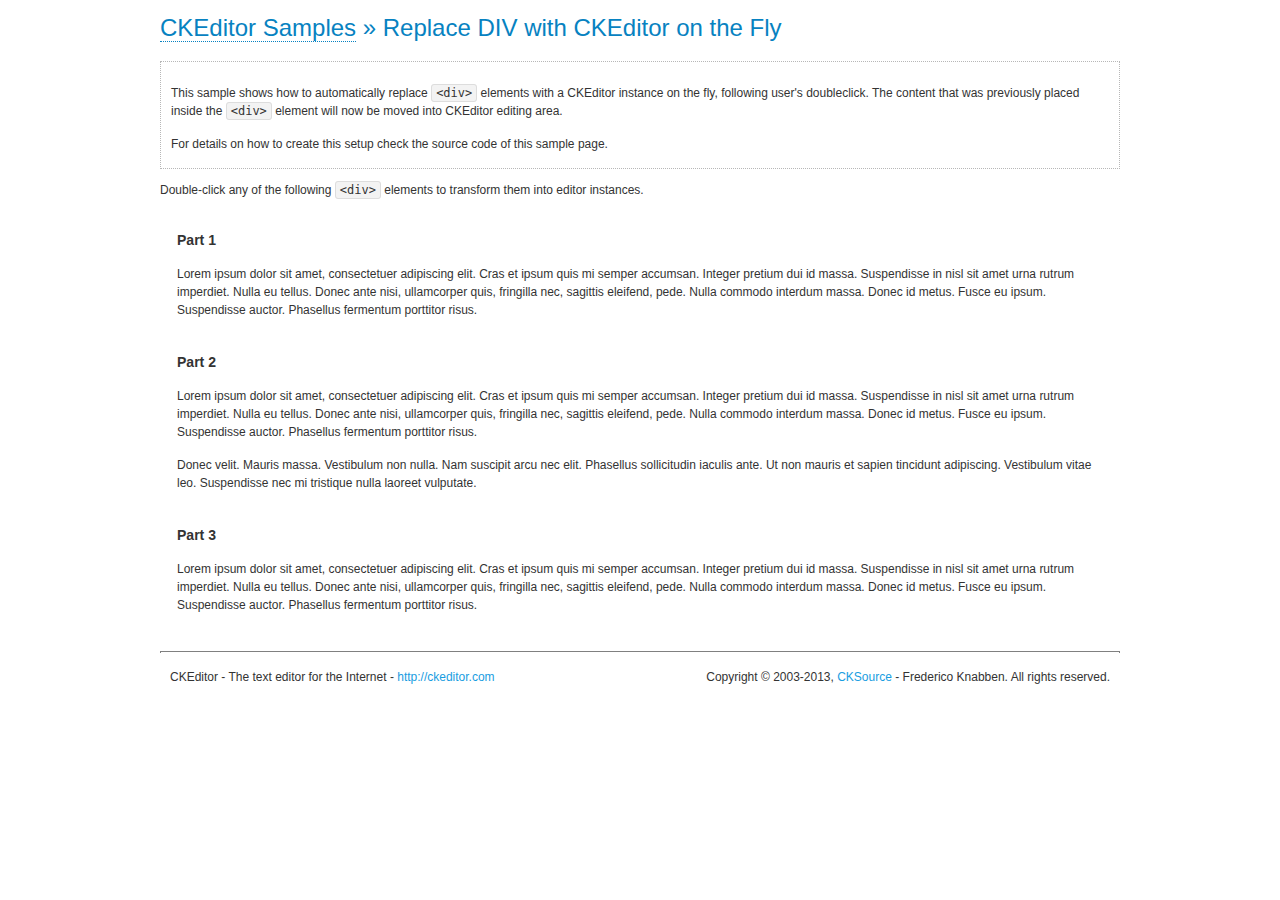
<file: target/classes/public/js/ckeditor/samples/divreplace.html>
<!DOCTYPE html>
<!--
Copyright (c) 2003-2013, CKSource - Frederico Knabben. All rights reserved.
For licensing, see LICENSE.md or http://ckeditor.com/license
-->
<html>
<head>
	<title>Replace DIV &mdash; CKEditor Sample</title>
	<meta charset="utf-8">
	<script src="../ckeditor.js"></script>
	<link href="sample.css" rel="stylesheet">
	<style>

		div.editable
		{
			border: solid 2px transparent;
			padding-left: 15px;
			padding-right: 15px;
		}

		div.editable:hover
		{
			border-color: black;
		}

	</style>
	<script>

		// Uncomment the following code to test the "Timeout Loading Method".
		// CKEDITOR.loadFullCoreTimeout = 5;

		window.onload = function() {
			// Listen to the double click event.
			if ( window.addEventListener )
				document.body.addEventListener( 'dblclick', onDoubleClick, false );
			else if ( window.attachEvent )
				document.body.attachEvent( 'ondblclick', onDoubleClick );

		};

		function onDoubleClick( ev ) {
			// Get the element which fired the event. This is not necessarily the
			// element to which the event has been attached.
			var element = ev.target || ev.srcElement;

			// Find out the div that holds this element.
			var name;

			do {
				element = element.parentNode;
			}
			while ( element && ( name = element.nodeName.toLowerCase() ) &&
				( name != 'div' || element.className.indexOf( 'editable' ) == -1 ) && name != 'body' );

			if ( name == 'div' && element.className.indexOf( 'editable' ) != -1 )
				replaceDiv( element );
		}

		var editor;

		function replaceDiv( div ) {
			if ( editor )
				editor.destroy();

			editor = CKEDITOR.replace( div );
		}

	</script>
</head>
<body>
	<h1 class="samples">
		<a href="index.html">CKEditor Samples</a> &raquo; Replace DIV with CKEditor on the Fly
	</h1>
	<div class="description">
		<p>
			This sample shows how to automatically replace <code>&lt;div&gt;</code> elements
			with a CKEditor instance on the fly, following user's doubleclick. The content
			that was previously placed inside the <code>&lt;div&gt;</code> element will now
			be moved into CKEditor editing area.
		</p>
		<p>
			For details on how to create this setup check the source code of this sample page.
		</p>
	</div>
	<p>
		Double-click any of the following <code>&lt;div&gt;</code> elements to transform them into
		editor instances.
	</p>
	<div class="editable">
		<h3>
			Part 1
		</h3>
		<p>
			Lorem ipsum dolor sit amet, consectetuer adipiscing elit. Cras et ipsum quis mi
			semper accumsan. Integer pretium dui id massa. Suspendisse in nisl sit amet urna
			rutrum imperdiet. Nulla eu tellus. Donec ante nisi, ullamcorper quis, fringilla
			nec, sagittis eleifend, pede. Nulla commodo interdum massa. Donec id metus. Fusce
			eu ipsum. Suspendisse auctor. Phasellus fermentum porttitor risus.
		</p>
	</div>
	<div class="editable">
		<h3>
			Part 2
		</h3>
		<p>
			Lorem ipsum dolor sit amet, consectetuer adipiscing elit. Cras et ipsum quis mi
			semper accumsan. Integer pretium dui id massa. Suspendisse in nisl sit amet urna
			rutrum imperdiet. Nulla eu tellus. Donec ante nisi, ullamcorper quis, fringilla
			nec, sagittis eleifend, pede. Nulla commodo interdum massa. Donec id metus. Fusce
			eu ipsum. Suspendisse auctor. Phasellus fermentum porttitor risus.
		</p>
		<p>
			Donec velit. Mauris massa. Vestibulum non nulla. Nam suscipit arcu nec elit. Phasellus
			sollicitudin iaculis ante. Ut non mauris et sapien tincidunt adipiscing. Vestibulum
			vitae leo. Suspendisse nec mi tristique nulla laoreet vulputate.
		</p>
	</div>
	<div class="editable">
		<h3>
			Part 3
		</h3>
		<p>
			Lorem ipsum dolor sit amet, consectetuer adipiscing elit. Cras et ipsum quis mi
			semper accumsan. Integer pretium dui id massa. Suspendisse in nisl sit amet urna
			rutrum imperdiet. Nulla eu tellus. Donec ante nisi, ullamcorper quis, fringilla
			nec, sagittis eleifend, pede. Nulla commodo interdum massa. Donec id metus. Fusce
			eu ipsum. Suspendisse auctor. Phasellus fermentum porttitor risus.
		</p>
	</div>
	<div id="footer">
		<hr>
		<p>
			CKEditor - The text editor for the Internet - <a class="samples" href="http://ckeditor.com/">http://ckeditor.com</a>
		</p>
		<p id="copy">
			Copyright &copy; 2003-2013, <a class="samples" href="http://cksource.com/">CKSource</a> - Frederico
			Knabben. All rights reserved.
		</p>
	</div>
</body>
</html>
</file>
<file: target/classes/public/js/zurb-responsive-tables/stylesheets/ui.css>
/* Artfully masterminded by ZURB  */



/* --------------------------------------------------
   Table of Contents
-----------------------------------------------------
:: Buttons
:: Alerts
:: Notices/Alerts
:: Tabs
:: Pagination
:: Lists
:: Panels
:: Nav
:: Video
:: Microformats
*/




/*	--------------------------------------------------
	Buttons
	-------------------------------------------------- */

	.button {
		background: #00a6fc;
		display: inline-block;
		text-align: center;
		padding: 9px 34px 11px;
		color: #fff;
		text-decoration: none;
		font-weight: bold;
		line-height: 1;
		font-family: "Helvetica Neue", "Helvetica", Arial, Verdana, sans-serif;
		position: relative;
		cursor: pointer;
		border: none;
	}
	
  	/* Don't use native buttons on iOS */
	input[type=submit].button, button.button { -webkit-appearance: none; }
	
	.button.nice { 
		background: #00a6fc url(../images/misc/button-gloss.png) repeat-x 0 -34px;
		-moz-box-shadow: inset 0 1px 0 rgba(255,255,255,.5);
		-webkit-box-shadow: inset 0 1px 0 rgba(255,255,255,.5);
		text-shadow: 0 -1px 1px rgba(0,0,0,0.28);
		background: #00a6fc url(../images/misc/button-gloss.png) repeat-x 0 -34px, -moz-linear-gradient(top, rgba(255,255,255,.4) 0%, transparent 100%);
		background: #00a6fc url(../images/misc/button-gloss.png) repeat-x 0 -34px, -webkit-gradient(linear, left top, left bottom, color-stop(0%,rgba(255,255,255,.4)), color-stop(100%,transparent));
		border: 1px solid #0593dc;
		-webkit-transition: background-color .15s ease-in-out;
		-moz-transition: background-color .15s ease-in-out;
		-o-transition: background-color .15s ease-in-out;
	}

	.button.radius {
		-moz-border-radius: 3px;
		-webkit-border-radius: 3px;
		border-radius: 3px;
	}
	.button.round {
		-moz-border-radius: 1000px;
		-webkit-border-radius: 1000px;
		border-radius: 1000px;
	}

	.button.full-width {
		width: 100%;
		padding-left: 0 !important;
		padding-right: 0 !important;
		text-align: center;
	}

	.button.left-align {
		text-align: left;
		text-indent: 12px;
	}
	
	/* Sizes ---------- */
	.small.button 			{ font-size: 11px; padding: 8px 20px 10px; width: auto; }
	.medium.button 			{ font-size: 13px; width: auto; }
	.large.button 			{ font-size: 18px; padding: 11px 48px 13px; width: auto; }

	/* Nice Sizes ---------- */
	.nice.small.button 		{ background-position: 0 -36px; }
	.nice.large.button 		{ background-position: 0 -30px; }

	/* Colors ---------- */
	.blue.button			{ background-color: #00a6fc;  }
	.red.button				{ background-color: #e91c21; }
	.white.button			{ background-color: #e9e9e9; color: #333; }
	.black.button			{ background-color: #141414; }
	
	/* Nice Colors ---------- */
	.nice.blue.button		{ border: 1px solid #0593dc;  }
	.nice.red.button		{ border: 1px solid #b90b0b;  }
	.nice.white.button		{ border: 1px solid #cacaca; text-shadow: none !important; }
	.nice.black.button		{ border: 1px solid #000; }
	
	/* Hovers ---------- */
	.button:hover, .button:focus 				{ background-color: #0192dd; color: #fff; }
	.blue.button:hover, .blue.button:focus		{ background-color: #0192dd; 	}
	.red.button:hover, .red.button:focus 		{ background-color: #d01217; 	}
	.white.button:hover, .white.button:focus	{ background-color: #dadada; color: #333; }
	.black.button:hover, .black.button:focus	{ background-color: #000; }
	
	/* Disabled ---------- */
	.button.disabled, .button[disabled] { opacity: 0.6; cursor: default; }



/*	--------------------------------------------------
	Alerts
	-------------------------------------------------- */

	div.alert-box { display: block; padding: 6px 7px; font-weight: bold; font-size: 13px; background: #eee; border: 1px solid rgba(0,0,0,0.1); margin-bottom: 12px; border-radius: 3px; -webkit-border-radius: 3px; -moz-border-radius: 3px; text-shadow: 0 1px rgba(255,255,255,0.9); position: relative; }
	.alert-box.success { background-color: #7fae00; color: #fff; text-shadow: 0 -1px rgba(0,0,0,0.3); }
	.alert-box.warning { background-color: #c08c00; color: #fff; text-shadow: 0 -1px rgba(0,0,0,0.3); }
	.alert-box.error { background-color: #c00000; color: #fff; text-shadow: 0 -1px rgba(0,0,0,0.3); }
	
	.alert-box a.close { color: #000; position: absolute; right: 4px; top: 0; font-size: 18px; opacity: 0.2; padding: 4px; }
	.alert-box a.close:hover,.alert-box a.close:focus { opacity: 0.4; }


/*    --------------------------------------------------
    Tabs
    -------------------------------------------------- */
    dl.tabs { display: block; margin: 0 0 20px 0; padding: 0; height: 30px; border-bottom: solid 1px #ddd; }
    dl.tabs dt { display: block; width: auto; height: 30px; padding: 0 9px 0 20px; line-height: 30px; float: left; color: #999; font-size: 11px; text-transform: uppercase; cursor: default; }
    dl.tabs dt:first-child { padding: 0 9px 0 0; }
    dl.tabs dd { display: block; width: auto; height: 30px; padding: 0; float: left; }
    dl.tabs dd a { display: block; width: auto; height: 29px; padding: 0 9px; line-height: 30px; border: solid 1px #ddd; margin: 0 -1px 0 0; color: #555; background: #eee; }
    dl.tabs dd a.active { background: #fff; border-width: 1px 1px 0 1px; height: 30px; }

		.nice.tabs { border-bottom: solid 1px #eee; margin: 0 0 30px 0; height:43px; }
		.nice.tabs dd a { padding: 7px 18px 9px; font-size: 15px; font-size: 1.5rem; color: #555555; background: none; border: none; }
		.nice.tabs dd a.active { font-weight: bold; color: #333; background: #fff; border-left: 1px solid #eee; border-right: 1px solid #eee; border-top: 3px solid #00a6fc; margin: 0 10px; position: relative; top: -5px; }
		.nice.tabs dd:first-child a.active { margin-left: 0; }
		
	dl.tabs.vertical { height: auto; }
	dl.tabs.vertical dt, dl.tabs.vertical dd, dl.nice.tabs.vertical dt, dl.nice.tabs.vertical dd { float: none; height: auto; }
	dl.tabs.vertical dd a { display: block; width: auto; height: auto; padding: 15px 20px; line-height: 1; border: solid 0 #ccc; border-width: 1px 1px 0; margin: 0; color: #555; background: #eee; font-size: 15px; font-size: 1.5rem; }
	dl.tabs.vertical dd a.active { height: auto; margin: 0; border-width: 1px 0 0; background: #fff; }
	
		.nice.tabs.vertical { border-bottom: solid 1px #eee; height: auto; }
		.nice.tabs.vertical dd a { padding: 15px 20px; border: none; border-left: 1px solid #eee; border-right: 1px solid #eee; border-top: 1px solid #eee; background: #fff; }
		.nice.tabs.vertical dd a.active { border: none; background: #00a6fc; color: #fff; margin: 0; position: static; top: 0; height: auto; }
		.nice.tabs.vertical dd:first-child a.active { margin: 0; }
    
    ul.tabs-content { margin: 0; display: block; }
    ul.tabs-content>li { display:none; }
    ul.tabs-content>li.active { display: block; }
    
    dl.contained, dl.nice.contained { margin-bottom: 0; }
    dl.contained.tabs dd a { padding: 0 14px; }
    dl.nice.contained.tabs dd a { padding: 7px 18px 9px; }

    ul.contained.tabs-content { padding: 0; }
	ul.contained.tabs-content>li { padding: 20px; border: solid 0 #ddd; border-width: 0 1px 1px 1px; }
	ul.nice.contained.tabs-content>li { border-color: #eee; }
	
/*  --------------------------------------------------
    Pagination
    -------------------------------------------------- */
    ul.pagination { display: block; height: 24px; margin-left: -5px; }
    ul.pagination li { float: left; display: block; height: 24px; color: #999; font-size: 15px; margin-left: 5px; }
    ul.pagination li a { display: block; padding: 6px 7px 4px; color: #555; }
    ul.pagination li.current a, ul.pagination li:hover a, ul.pagination li a:focus { border-bottom: solid 2px #00a6fc; color: #141414; }
    ul.pagination li.unavailable a { cursor: default; color: #999; }
    ul.pagination li.unavailable:hover a, ul.pagination li.unavailable a:focus { border-bottom: none; }
    
/*  --------------------------------------------------
    Lists
    -------------------------------------------------- */
    ul.nice, ol.nice { list-style: none; margin: 0; }
    ul.nice li, ol.nice li { padding-left: 13px; position: relative }
    ul.nice li span.bullet, ol.nice li span.number { position: absolute; left: 0; top: 0; color: #ccc; }

/*	--------------------------------------------------
	Panels
	-------------------------------------------------- */
	div.panel {
		padding: 20px 20px 2px 20px;
		background: #efefef;
		background: -moz-linear-gradient(top, #FFFFFF 0%, #F4F4F4 100%);
		background: -webkit-gradient(linear, left top, left bottom, color-stop(0%,#FFFFFF), color-stop(100%,#F4F4F4));
		filter: progid:DXImageTransform.Microsoft.gradient( startColorstr='#FFFFFF', endColorstr='#F4F4F4',GradientType=0 );
		box-shadow: 0 2px 5px rgba(0,0,0,0.15);
		-webkit-box-shadow: 0 2px 5px rgba(0,0,0,0.15);
		-moz-box-shadow: 0 2px 5px rgba(0,0,0,0.25);
		margin: 0 0 20px 0;
	}

/*	--------------------------------------------------
   	Nav Bar with Dropdowns
	-------------------------------------------------- */
	
	.nav-bar { height: 45px; background: #fff; margin-top: 20px; border: 1px solid #ddd; }	
	.nav-bar>li { float: left; display: block; position: relative; padding: 0; margin: 0; border-right: 1px solid #ddd; line-height: 45px; }
	.nav-bar>li>a { position: relative; font-size: 14px; padding: 0 20px; display: block; text-decoration: none; font-size: 15px; font-size: 1.5rem; }
	.nav-bar>li>input { margin: 0 16px; }
	.nav-bar>li ul { margin-bottom: 0; }
	.nav-bar>li li { line-height: 1.3; }
	.nav-bar>li.has-flyout>a { padding-right: 36px; }
	.nav-bar>li.has-flyout>a:after { content: ""; width: 0; height: 0; border-left: 4px solid transparent; border-right: 4px solid transparent; border-top: 4px solid #2a85e8; display: block; position: absolute; right: 18px; bottom: 20px; }
	.nav-bar>li:hover>a { color: #141414; z-index: 2; }
	.nav-bar>li:hover>a:after { border-top-color: #141414; }

	.flyout { background: #fff; margin: 0; padding: 20px; border: 1px solid #ddd; position: absolute; top: 45px; left: -1px; width: 400px; z-index: 10; }
	.flyout.small { width: 200px; }
	.flyout.large { width: 600px; }
	.flyout.right { left: auto; right: 0; }
	.flyout p:last-child { margin-bottom: 0; }
	.nav-bar>li .flyout { display: none; }
	.nav-bar>li:hover .flyout { display: block; }


/*	--------------------------------------------------
   	Video
   	Mad props to http://www.alistapart.com/articles/creating-intrinsic-ratios-for-video/
	-------------------------------------------------- */
	
	.flex-video {
		position: relative;
		padding-top: 25px;
		padding-bottom: 67.5%;
		height: 0;
		margin-bottom: 16px;
		overflow: hidden;
	}
	
	.flex-video.widescreen { padding-bottom: 57.25%; }
	.flex-video.vimeo { padding-top: 0; }
	
	.flex-video iframe,
	.flex-video object,
	.flex-video embed {
		position: absolute;
		top: 0;
		left: 0;
		width: 100%;
		height: 100%;
	}



/*	--------------------------------------------------
   	Microformats
	-------------------------------------------------- */
	
	/* hCard */
	ul.vcard { display: inline-block; margin: 0 0 12px 0; border: 1px solid #ddd; padding: 10px; }
	ul.vcard li { margin: 0; display: block; }
	ul.vcard li.fn { font-weight: bold; font-size: 15px; font-size: 1.5rem; }
	
	p.vevent span.summary { font-weight: bold; }
	p.vevent abbr { cursor: default; text-decoration: none; font-weight: bold; border: none; padding: 0 1px; }
</file>
<file: target/classes/public/js/zurb-responsive-tables/stylesheets/ie.css>
/* This is for all IE specfific style less than IE9. We hate IE. */

	div.panel { border: 1px solid #ccc; }
	.lt-ie8 .nav-bar li.has-flyout a { padding-right: 20px; }
	.lt-ie8 .nav-bar li.has-flyout a:after { border-top: none; }
</file>
<file: target/classes/public/js/ckeditor/samples/sample.css>
/*
Copyright (c) 2003-2013, CKSource - Frederico Knabben. All rights reserved.
For licensing, see LICENSE.md or http://ckeditor.com/license
*/

html, body, h1, h2, h3, h4, h5, h6, div, span, blockquote, p, address, form, fieldset, img, ul, ol, dl, dt, dd, li, hr, table, td, th, strong, em, sup, sub, dfn, ins, del, q, cite, var, samp, code, kbd, tt, pre
{
	line-height: 1.5em;
}

body
{
	padding: 10px 30px;
}

input, textarea, select, option, optgroup, button, td, th
{
	font-size: 100%;
}

pre, code, kbd, samp, tt
{
	font-family: monospace,monospace;
	font-size: 1em;
}

body {
    width: 960px;
    margin: 0 auto;
}

code
{
	background: #f3f3f3;
	border: 1px solid #ddd;
	padding: 1px 4px;

	-moz-border-radius: 3px;
	-webkit-border-radius: 3px;
	border-radius: 3px;
}

abbr
{
	border-bottom: 1px dotted #555;
	cursor: pointer;
}

.new, .beta
{
	text-transform: uppercase;
	font-size: 10px;
	font-weight: bold;
	padding: 1px 4px;
	margin: 0 0 0 5px;
	color: #fff;
	float: right;

	-moz-border-radius: 3px;
	-webkit-border-radius: 3px;
	border-radius: 3px;
}

.new
{
	background: #FF7E00;
	border: 1px solid #DA8028;
	text-shadow: 0 1px 0 #C97626;

	-moz-box-shadow: 0 2px 3px 0 #FFA54E inset;
	-webkit-box-shadow: 0 2px 3px 0 #FFA54E inset;
	box-shadow: 0 2px 3px 0 #FFA54E inset;
}

.beta
{
	background: #18C0DF;
	border: 1px solid #19AAD8;
	text-shadow: 0 1px 0 #048CAD;
	font-style: italic;

	-moz-box-shadow: 0 2px 3px 0 #50D4FD inset;
	-webkit-box-shadow: 0 2px 3px 0 #50D4FD inset;
	box-shadow: 0 2px 3px 0 #50D4FD inset;
}

h1.samples
{
	color: #0782C1;
	font-size: 200%;
	font-weight: normal;
	margin: 0;
	padding: 0;
}

h1.samples a
{
	color: #0782C1;
	text-decoration: none;
	border-bottom: 1px dotted #0782C1;
}

.samples a:hover
{
	border-bottom: 1px dotted #0782C1;
}

h2.samples
{
	color: #000000;
	font-size: 130%;
	margin: 15px 0 0 0;
	padding: 0;
}

p, blockquote, address, form, pre, dl, h1.samples, h2.samples
{
	margin-bottom: 15px;
}

ul.samples
{
	margin-bottom: 15px;
}

.clear
{
	clear: both;
}

fieldset
{
	margin: 0;
	padding: 10px;
}

body, input, textarea
{
	color: #333333;
	font-family: Arial, Helvetica, sans-serif;
}

body
{
	font-size: 75%;
}

a.samples
{
	color: #189DE1;
	text-decoration: none;
}

form
{
	margin: 0;
	padding: 0;
}

pre.samples
{
	background-color: #F7F7F7;
	border: 1px solid #D7D7D7;
	overflow: auto;
	padding: 0.25em;
	white-space: pre-wrap; /* CSS 2.1 */
	word-wrap: break-word; /* IE7 */
	-moz-tab-size: 4;
	-o-tab-size: 4;
	-webkit-tab-size: 4;
	tab-size: 4;
}

#footer
{
	clear: both;
	padding-top: 10px;
}

#footer hr
{
	margin: 10px 0 15px 0;
	height: 1px;
	border: solid 1px gray;
	border-bottom: none;
}

#footer p
{
	margin: 0 10px 10px 10px;
	float: left;
}

#footer #copy
{
	float: right;
}

#outputSample
{
	width: 100%;
	table-layout: fixed;
}

#outputSample thead th
{
	color: #dddddd;
	background-color: #999999;
	padding: 4px;
	white-space: nowrap;
}

#outputSample tbody th
{
	vertical-align: top;
	text-align: left;
}

#outputSample pre
{
	margin: 0;
	padding: 0;
}

.description
{
	border: 1px dotted #B7B7B7;
	margin-bottom: 10px;
	padding: 10px 10px 0;
	overflow: hidden;
}

label
{
	display: block;
	margin-bottom: 6px;
}

/**
 *	CKEditor editables are automatically set with the "cke_editable" class
 *	plus cke_editable_(inline|themed) depending on the editor type.
 */

/* Style a bit the inline editables. */
.cke_editable.cke_editable_inline
{
	cursor: pointer;
}

/* Once an editable element gets focused, the "cke_focus" class is
   added to it, so we can style it differently. */
.cke_editable.cke_editable_inline.cke_focus
{
	box-shadow: inset 0px 0px 20px 3px #ddd, inset 0 0 1px #000;
	outline: none;
	background: #eee;
	cursor: text;
}

/* Avoid pre-formatted overflows inline editable. */
.cke_editable_inline pre
{
	white-space: pre-wrap;
	word-wrap: break-word;
}

/**
 *	Samples index styles.
 */

.twoColumns,
.twoColumnsLeft,
.twoColumnsRight
{
	overflow: hidden;
}

.twoColumnsLeft,
.twoColumnsRight
{
	width: 45%;
}

.twoColumnsLeft
{
	float: left;
}

.twoColumnsRight
{
	float: right;
}

dl.samples
{
	padding: 0 0 0 40px;
}
dl.samples > dt
{
	display: list-item;
	list-style-type: disc;
	list-style-position: outside;
	margin: 0 0 3px;
}
dl.samples > dd
{
	margin: 0 0 3px;
}
.warning
{
    color: #ff0000;
	background-color: #FFCCBA;
    border: 2px dotted #ff0000;
	padding: 15px 10px;
	margin: 10px 0;
}

/* Used on inline samples */

blockquote
{
	font-style: italic;
	font-family: Georgia, Times, "Times New Roman", serif;
	padding: 2px 0;
	border-style: solid;
	border-color: #ccc;
	border-width: 0;
}

.cke_contents_ltr blockquote
{
	padding-left: 20px;
	padding-right: 8px;
	border-left-width: 5px;
}

.cke_contents_rtl blockquote
{
	padding-left: 8px;
	padding-right: 20px;
	border-right-width: 5px;
}

img.right {
    border: 1px solid #ccc;
    float: right;
    margin-left: 15px;
    padding: 5px;
}

img.left {
    border: 1px solid #ccc;
    float: left;
    margin-right: 15px;
    padding: 5px;
}
</file>
<file: target/classes/public/js/vertical-timeline/css/default.css>
/* General Blueprint Style */
@import url(http://fonts.googleapis.com/css?family=Lato:300,400,700);
@font-face {
	font-family: 'bpicons';
	src:url('../fonts/bpicons/bpicons.eot');
	src:url('../fonts/bpicons/bpicons.eot?#iefix') format('embedded-opentype'),
		url('../fonts/bpicons/bpicons.woff') format('woff'),
		url('../fonts/bpicons/bpicons.ttf') format('truetype'),
		url('../fonts/bpicons/bpicons.svg#bpicons') format('svg');
	font-weight: normal;
	font-style: normal;
} /* Made with http://icomoon.io/ */

*, *:after, *:before { -webkit-box-sizing: border-box; -moz-box-sizing: border-box; box-sizing: border-box; }
body, html { font-size: 100%; padding: 0; margin: 0;}

/* Clearfix hack by Nicolas Gallagher: http://nicolasgallagher.com/micro-clearfix-hack/ */
.clearfix:before, .clearfix:after { content: " "; display: table; }
.clearfix:after { clear: both; }

body {
    font-family: 'Lato', Calibri, Arial, sans-serif;
    color: #47a3da;
}

a {
	color: #f0f0f0;
	text-decoration: none;
}

a:hover {
	color: #000;
}

.main,
.container > header {
	width: 90%;
	max-width: 69em;
	margin: 0 auto;
	padding: 0 1.875em 3.125em 1.875em;
}

.container > header {
	padding: 2.875em 1.875em 1.875em;
}

.container > header h1 {
	font-size: 2.125em;
	line-height: 1.3;
	margin: 0 0 0.6em 0;
	float: left;
	font-weight: 400;
}

.container > header > span {
	display: block;
	position: relative;
	z-index: 9999;
	font-weight: 700;
	text-transform: uppercase;
	letter-spacing: 0.5em;
	padding: 0 0 0.6em 0.1em;
}

.container > header > span span:after {
	width: 30px;
	height: 30px;
	left: -12px;
	font-size: 50%;
	top: -8px;
	font-size: 75%;
	position: relative;
}

.container > header > span span:hover:before {
	content: attr(data-content);
	text-transform: none;
	text-indent: 0;
	letter-spacing: 0;
	font-weight: 300;
	font-size: 110%;
	padding: 0.8em 1em;
	line-height: 1.2;
	text-align: left;
	left: auto;
	margin-left: 4px;
	position: absolute;
	color: #fff;
	background: #47a3da;
}

.container > header nav {
	float: right;
	text-align: center;
}

.container > header nav a {
	display: inline-block;
	position: relative;
	text-align: left;
	width: 2.5em;
	height: 2.5em;
	background: #fff;
	border-radius: 50%;
	margin: 0 0.1em;
	border: 4px solid #47a3da;
}

.container > header nav a > span {
	display: none;
}

.container > header nav a:hover:before {
	content: attr(data-info);
	color: #47a3da;
	position: absolute;
	width: 600%;
	top: 120%;
	text-align: right;
	right: 0;
	pointer-events: none;
}

.container > header nav a:hover {
	background: #47a3da;
}

.bp-icon:after {
	font-family: 'bpicons';
	speak: none;
	font-style: normal;
	font-weight: normal;
	font-variant: normal;
	text-transform: none;
	text-align: center;
	color: #47a3da;
	-webkit-font-smoothing: antialiased;
}

.container > header nav .bp-icon:after {
	position: absolute;
	top: 0;
	left: 0;
	width: 100%;
	height: 100%;
	line-height: 2;
	text-indent: 0;
}

.container > header nav a:hover:after {
	color: #fff;
}

.bp-icon-next:after {
	content: "\e000";
}
.bp-icon-drop:after {
	content: "\e001";
}
.bp-icon-archive:after {
	content: "\e002";
}
.bp-icon-about:after {
	content: "\e003";
}
.bp-icon-prev:after {
	content: "\e004";
}

@media screen and (max-width: 55em) {

	.container > header h1,
	.container > header nav {
		float: none;
	}

	.container > header > span,
	.container > header h1 {
		text-align: center;
	}

	.container > header nav {
		margin: 0 auto;
	}

	.container > header > span {
		text-indent: 30px;
	}
}
</file>
<file: target/classes/public/js/vertical-timeline/css/component.css>
.cbp_tmtimeline {
	margin: 30px 0 0 0;
	padding: 0;
	list-style: none;
	position: relative;
} 

/* The line */
.cbp_tmtimeline:before {
	content: '';
	position: absolute;
	top: 0;
	bottom: 0;
	width: 10px;
	background: #afdcf8;
	left: 20%;
	margin-left: -10px;
}

/* The date/time */
.cbp_tmtimeline > li {
	position: relative;
}

.cbp_tmtimeline > li .cbp_tmtime {
	display: block;
	width: 25%;
	padding-right: 100px;
	position: absolute;
}

.cbp_tmtimeline > li .cbp_tmtime span {
	display: block;
	text-align: right;
}

.cbp_tmtimeline > li .cbp_tmtime span:first-child {
	font-size: 0.9em;
	color: #bdd0db;
}

.cbp_tmtimeline > li .cbp_tmtime span:last-child {
	font-size: 2.9em;
	color: #3594cb;
}

.cbp_tmtimeline > li:nth-child(odd) .cbp_tmtime span:last-child {
	color: #6cbfee;
}

/* Right content */
.cbp_tmtimeline > li .cbp_tmlabel {
	margin: 0 0 15px 25%;
	background: #3594cb;
	color: #fff;
	padding: 2em;
	font-size: 1.2em;
	font-weight: 300;
	line-height: 1.4;
	position: relative;
	border-radius: 5px;
}

.cbp_tmtimeline > li:nth-child(odd) .cbp_tmlabel {
	background: #6cbfee;
}

.cbp_tmtimeline > li .cbp_tmlabel h2 { 
	margin-top: 0px;
	padding: 0 0 10px 0;
	border-bottom: 1px solid rgba(255,255,255,0.4);
}

/* The triangle */
.cbp_tmtimeline > li .cbp_tmlabel:after {
	right: 100%;
	border: solid transparent;
	content: " ";
	height: 0;
	width: 0;
	position: absolute;
	pointer-events: none;
	border-right-color: #3594cb;
	border-width: 10px;
	top: 10px;
}

.cbp_tmtimeline > li:nth-child(odd) .cbp_tmlabel:after {
	border-right-color: #6cbfee;
}

/* The icons */
.cbp_tmtimeline > li .cbp_tmicon {
	width: 40px;
	height: 40px;
	speak: none;
	font-style: normal;
	font-weight: normal;
	font-variant: normal;
	text-transform: none;
	font-size: 1.4em;
	line-height: 40px;
	-webkit-font-smoothing: antialiased;
	position: absolute;
	color: #fff;
	background: #46a4da;
	border-radius: 50%;
	box-shadow: 0 0 0 8px #afdcf8;
	text-align: center;
	left: 20%;
	top: 0;
	margin: 0 0 0 -25px;
}


/* Example Media Queries */
@media screen and (max-width: 65.375em) {

	.cbp_tmtimeline > li .cbp_tmtime span:last-child {
		font-size: 1.5em;
	}
}

@media screen and (max-width: 47.2em) {
	.cbp_tmtimeline:before {
		display: none;
	}

	.cbp_tmtimeline > li .cbp_tmtime {
		width: 100%;
		position: relative;
		padding: 0 0 20px 0;
	}

	.cbp_tmtimeline > li .cbp_tmtime span {
		text-align: left;
	}

	.cbp_tmtimeline > li .cbp_tmlabel {
		margin: 0 0 30px 0;
		padding: 1em;
		font-weight: 400;
		font-size: 95%;
	}

	.cbp_tmtimeline > li .cbp_tmlabel:after {
		right: auto;
		left: 20px;
		border-right-color: transparent;
		border-bottom-color: #3594cb;
		top: -20px;
	}

	.cbp_tmtimeline > li:nth-child(odd) .cbp_tmlabel:after {
		border-right-color: transparent;
		border-bottom-color: #6cbfee;
	}

	.cbp_tmtimeline > li .cbp_tmicon {
		position: relative;
		float: right;
		left: auto;
		margin: -55px 5px 0 0px;
	}	
}
</file>
<file: target/classes/public/js/zurb-responsive-tables/responsive-tables.css>
/* Foundation v2.1.4 http://foundation.zurb.com */
/* Artfully masterminded by ZURB  */

/* -------------------------------------------------- 
   Table of Contents
-----------------------------------------------------
:: Shared Styles
:: Page Name 1
:: Page Name 2
*/


/* -----------------------------------------
   Shared Styles
----------------------------------------- */


/* Mobile */
@media only screen and (max-width: 767px) {
	
	table.responsive { margin-bottom: 0; }
	
	.pinned { position: absolute; left: 0; top: 0; background: #fff; width: 30%; overflow: hidden; overflow-x: scroll; border-right: 1px solid #ccc;  }
	.pinned table { border-right: none; border-left: none; width: 100%; }
	.pinned table th, .pinned table td { white-space: nowrap; }
	.pinned td:last-child { border-bottom: 0; }
	
	div.table-wrapper { position: relative; margin-bottom: 20px; overflow: hidden; }
	div.table-wrapper div.rt-scrollable { margin-left: 30%; }
	div.table-wrapper div.rt-scrollable { overflow: scroll; overflow-y: hidden; }	
	
	table.responsive td, table.responsive th { position: relative; white-space: nowrap; overflow: hidden; }
	table.responsive th:first-child, table.responsive td:first-child, table.responsive td:first-child, table.responsive.pinned td { display: none; }
	
	
}
</file>
